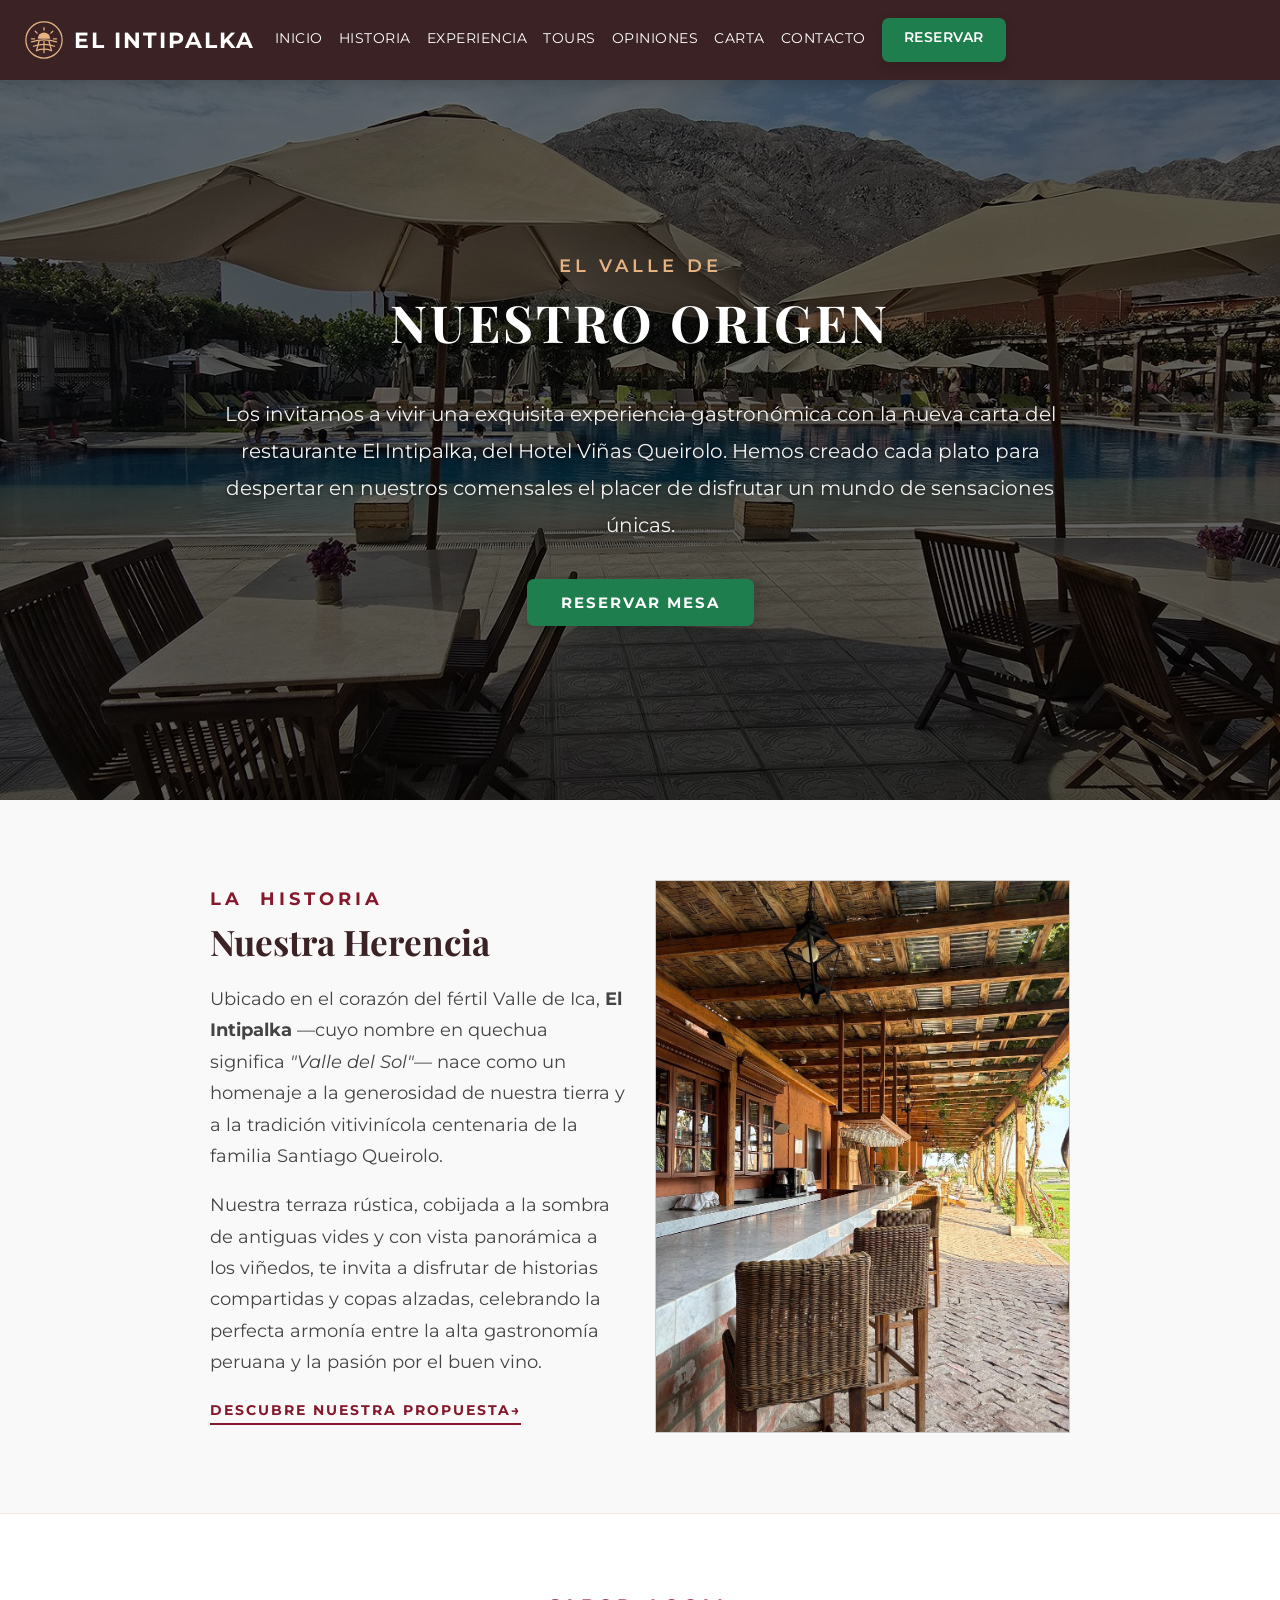
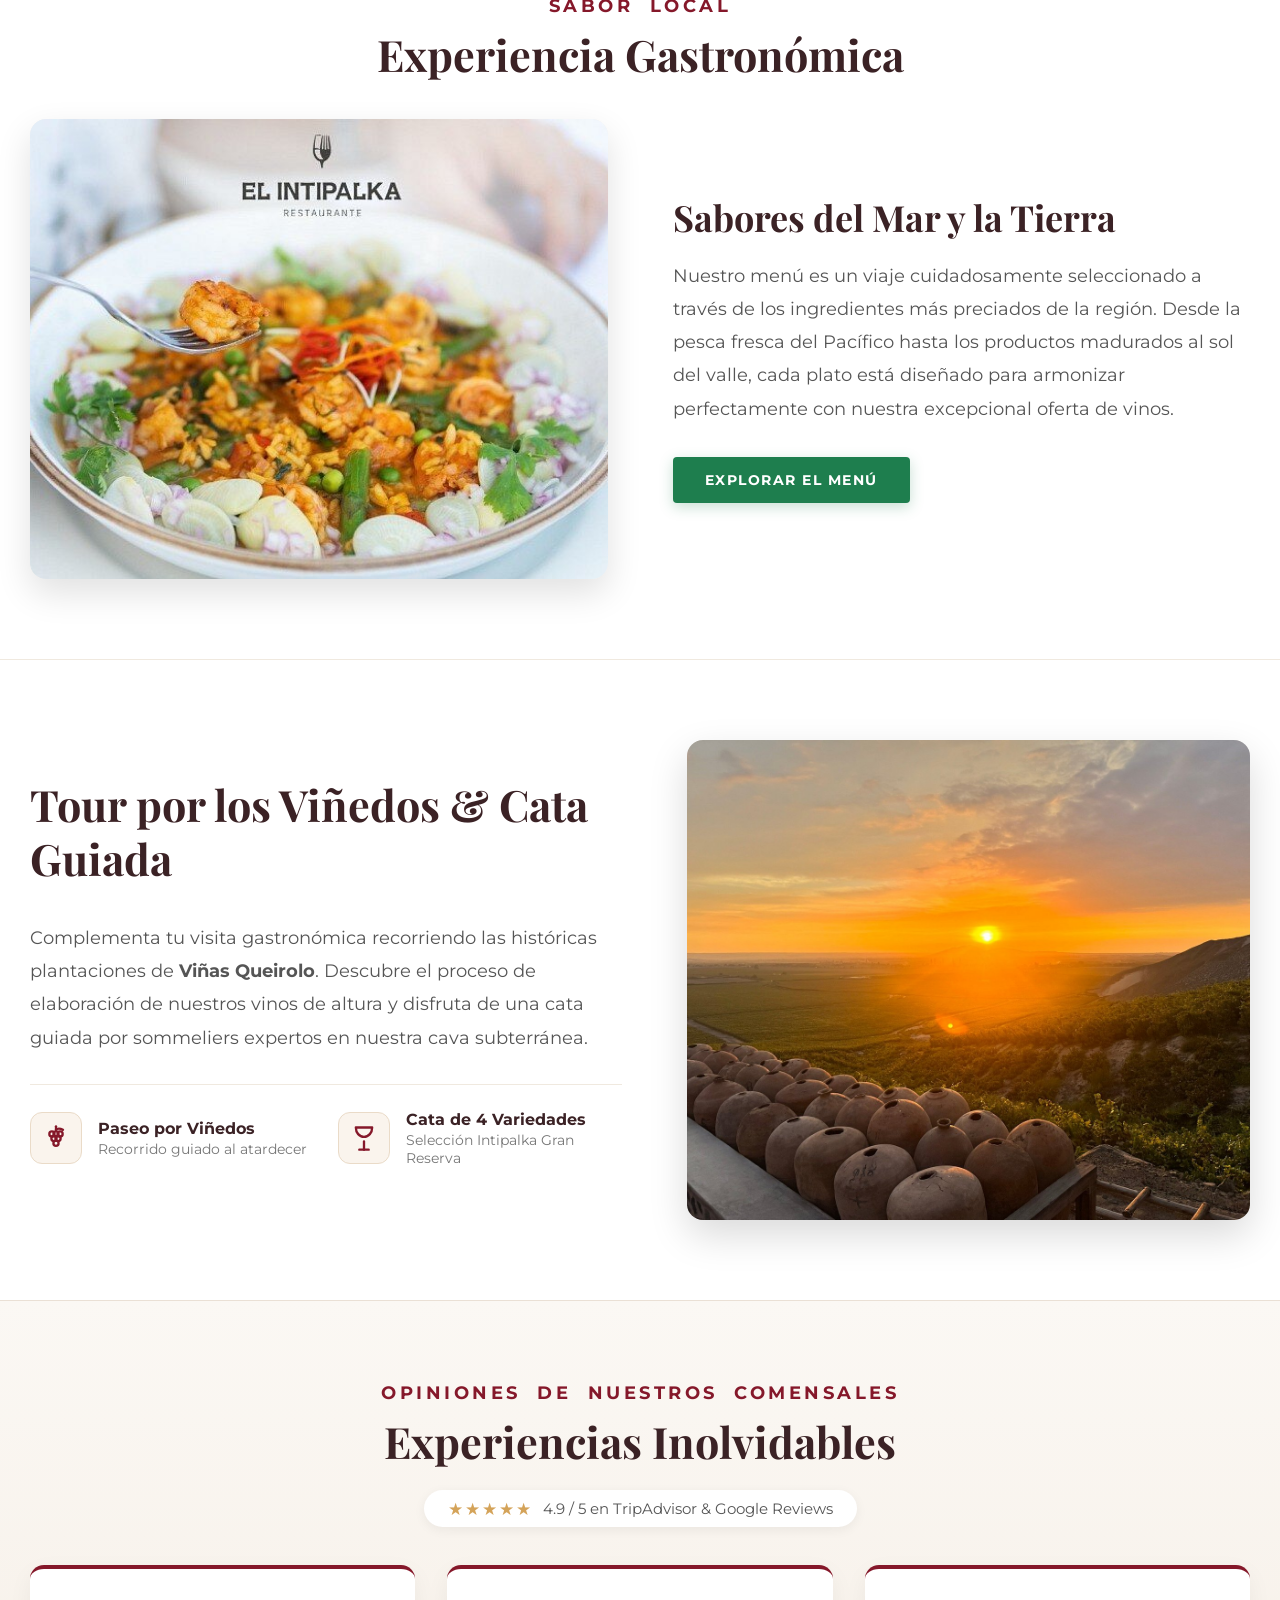
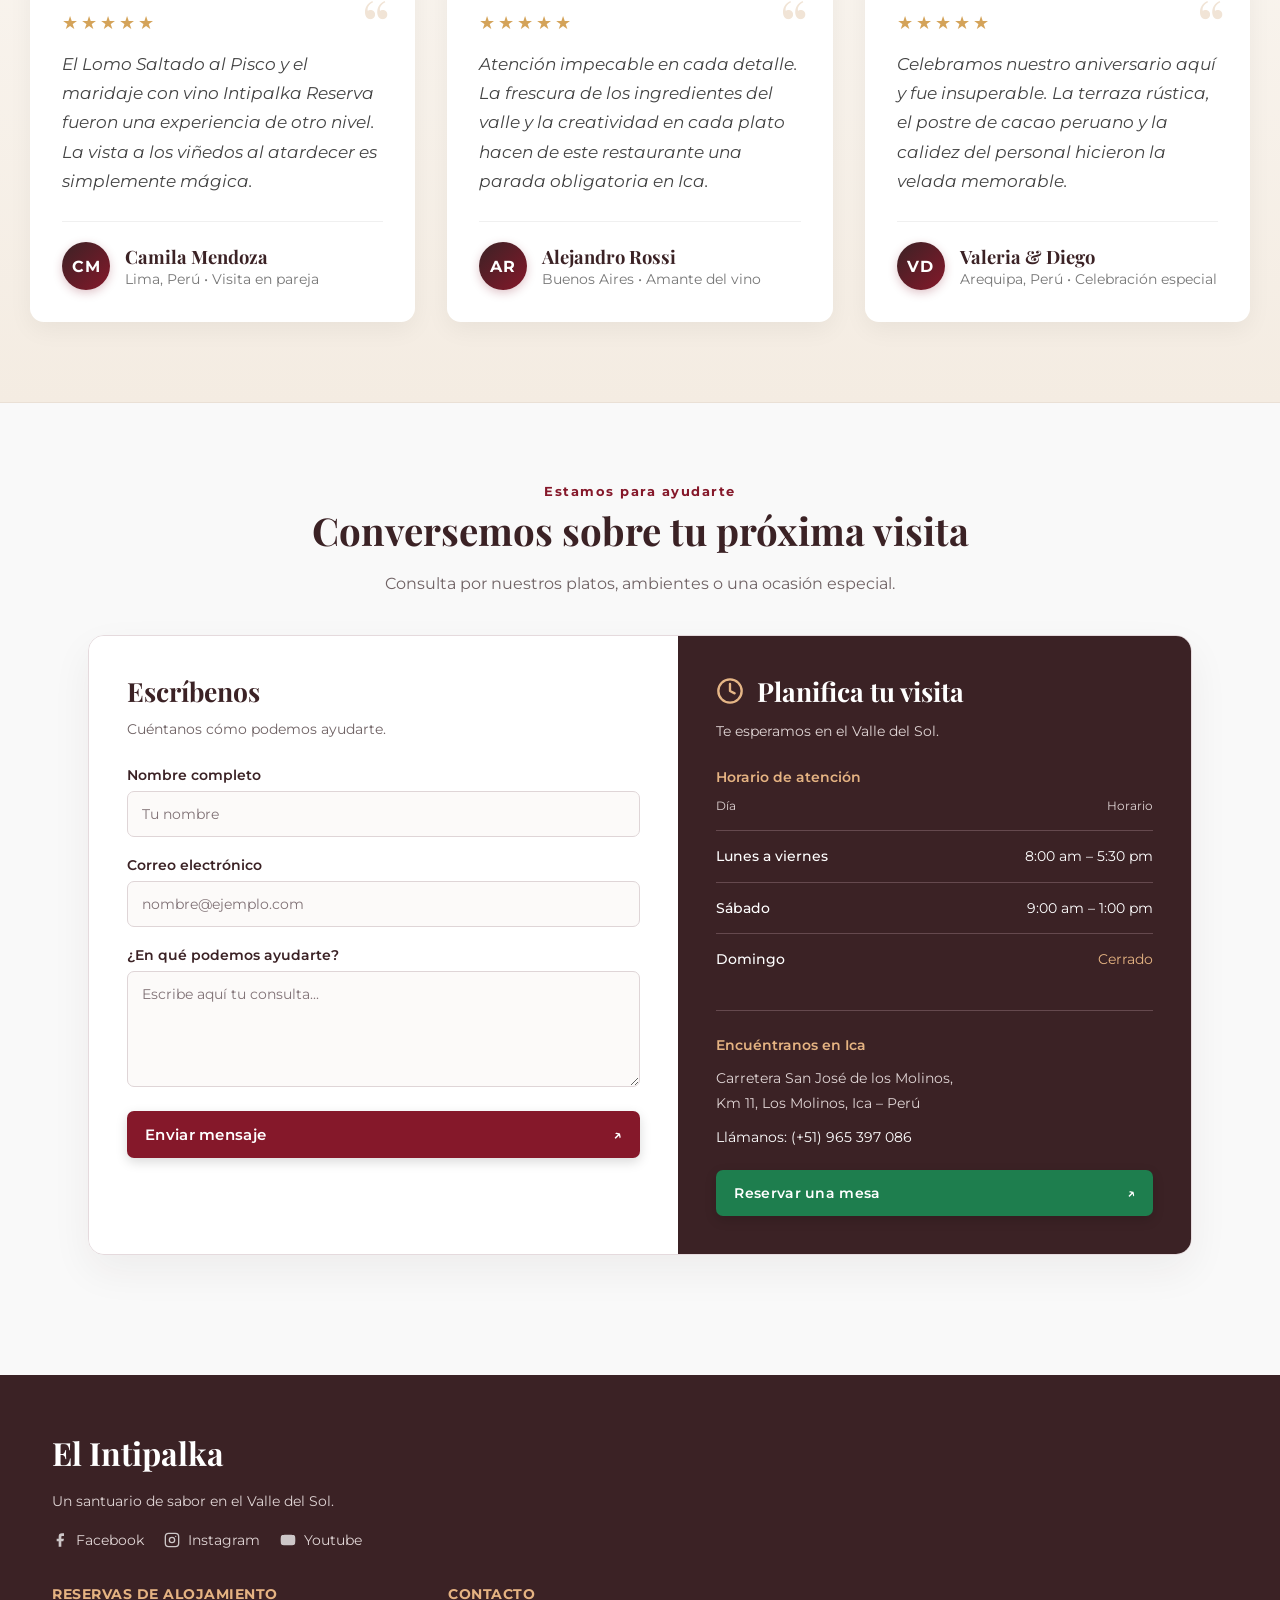
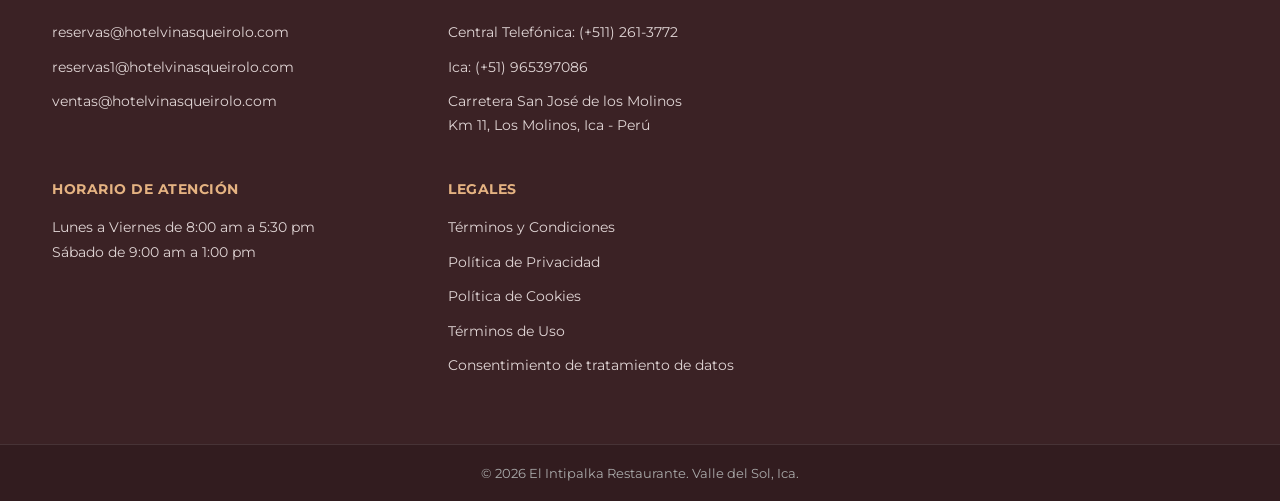
<file: index.html>
<!DOCTYPE html>
<html lang="es">

<head>
    <meta charset="UTF-8">
    <meta name="viewport" content="width=device-width, initial-scale=1.0">
    <title>El Intipalka</title>

    <!-- Importación de las familias tipográficas Playfair Display y Montserrat -->
    <link
        href="https://fonts.googleapis.com/css2?family=Playfair+Display:ital,wght@0,400..900;1,400..900&family=Montserrat:ital,wght@0,100..900;1,100..900&display=swap"
        rel="stylesheet">

    <!-- Estilos CSS: Base Global (styles.css) y Estilos Específicos de Inicio -->
    <link rel="stylesheet" href="css/styles.css">
    <link rel="stylesheet" href="css/index.css">
    <link rel="stylesheet" href="css/contacto.css">
    <script src="js/validacion.js" defer></script>
</head>

<body>
    <!-- Navbar / Encabezado principal -->
    <header class="navbar">
        <a href="index.html" class="logo" aria-label="El Intipalka, inicio">
            <img src="assets/icons/logo-intipalka.svg" alt="" class="logo-symbol" width="40" height="40">
            <span>EL INTIPALKA</span>
        </a>

        <!-- Botón Hamburguesa para vista móvil/tablet -->
        <input type="checkbox" id="nav-toggle" class="nav-toggle" aria-label="Abrir menú de navegación">
        <label for="nav-toggle" class="nav-toggle-label">
            <span></span>
            <span></span>
            <span></span>
        </label>

        <nav class="nav-links">
            <a href="#inicio">INICIO</a>
            <a href="#historia">HISTORIA</a>
            <a href="#nosotros">EXPERIENCIA</a>
            <a href="#tours">TOURS</a>
            <a href="#testimonios">OPINIONES</a>
            <a href="menu.html">CARTA</a>
            <a href="#contacto">CONTACTO</a>
            <a href="reserva.html" class="btn btn-nav-mobile btn-reserve">RESERVAR</a>
        </nav>
    </header>

    <!-- Sección Hero (Fondo con logo y título principal) -->
    <main class="hero" id="inicio">

        <!--contenedor del contenido central-->
        <div class="hero-content">
            <div class="subtitle">EL VALLE DE</div>
            <h1 class="title">NUESTRO ORIGEN</h1>
            <p class="description">
                Los invitamos a vivir una exquisita experiencia gastronómica con la nueva carta del restaurante El
                Intipalka, del Hotel Viñas Queirolo. Hemos creado cada plato para despertar en nuestros comensales
                el placer de disfrutar un mundo de sensaciones únicas.
            </p>
            <a href="reserva.html" class="btn btn-gold btn-reserve">RESERVAR MESA</a>
        </div>
    </main>

    <!-- Sección de Historia (con Id) -->
    <section class="history-section" id="historia">
        <!--contenedor interno de la historia-->
        <div class="history-content">

            <!--bloque que agrupa los textos-->
            <div class="history-text">
                <span class="section-subtitle">LA HISTORIA</span>
                <h2 class="section-title">Nuestra Herencia</h2>
                <p>
                    Ubicado en el corazón del fértil Valle de Ica, <strong>El Intipalka</strong> —cuyo nombre en quechua
                    significa <em>"Valle del Sol"</em>— nace como un homenaje a la generosidad de nuestra tierra y a la
                    tradición vitivinícola centenaria de la familia Santiago Queirolo.
                </p>
                <p>
                    Nuestra terraza rústica, cobijada a la sombra de antiguas vides y con vista panorámica a los
                    viñedos, te invita a disfrutar de historias compartidas y copas alzadas, celebrando la perfecta
                    armonía entre la alta gastronomía peruana y la pasión por el buen vino.
                </p>
                <a href="menu.html" class="link-discover">DESCUBRE NUESTRA PROPUESTA</a>
            </div>
            <div class="history-image-wrapper">
                <div class="image-backdrop"></div> <!--elemento decorativo dla img-->
                <img src="assets/images/Intapalka.jpg" alt="Nuestra Herencia Terrace" class="history-image">
            </div>
        </div>
    </section>

    <!-- Sección de Experiencia Gastronómica (Platos y Menú) -->
    <section class="gastronomy-section" id="nosotros">
        <div class="gastronomy-header"> <!--contenedor del encabezado d la seccioón-->
            <span class="section-subtitle">SABOR LOCAL</span>
            <h2 class="section-title">Experiencia Gastronómica</h2>
        </div> <!--TUBILLA-->

        <div class="gastronomy-content">
            <div class="gastronomy-image-container">
                <img src="assets/images/comida_1.jpg" alt="Plato Gourmet del Mar y la Tierra" class="gastronomy-image">
            </div>
            <div class="gastronomy-text">
                <h3 class="gastronomy-title">Sabores del Mar y la Tierra</h3>
                <p>Nuestro menú es un viaje cuidadosamente seleccionado a través de los ingredientes más preciados de la
                    región. Desde la pesca fresca del Pacífico hasta los productos madurados al sol del valle, cada
                    plato está diseñado para armonizar perfectamente con nuestra excepcional oferta de vinos.</p>
                <a href="menu.html" class="btn btn-outline">EXPLORAR EL MENÚ</a>

            </div>
        </div>
    </section>

    <!-- Sección Tour & Cata de Vinos -->
    <section class="wine-tour-section" id="tours">
        <div class="wine-tour-container">

            <!-- Bloque de contenido -->
            <div class="wine-tour-content">
                <h2 class="wine-tour-title">Tour por los Viñedos & Cata Guiada</h2>
                <p class="wine-tour-desc">
                    Complementa tu visita gastronómica recorriendo las históricas plantaciones de
                    <strong>Viñas Queirolo</strong>. Descubre el proceso de elaboración de nuestros vinos de altura
                    y disfruta de una cata guiada por sommeliers expertos en nuestra cava subterránea.
                </p>

                <div class="wine-tour-highlights">
                    <div class="highlight-item">
                        <div class="highlight-icon-box">
                            <img src="assets/icons/uva.svg" alt="Paseo por Viñedos" class="tour-icon">
                        </div>
                        <div>
                            <strong>Paseo por Viñedos</strong>
                            <p>Recorrido guiado al atardecer</p>
                        </div>
                    </div>
                    <div class="highlight-item">
                        <div class="highlight-icon-box">
                            <img src="assets/icons/copa.svg" alt="Cata de 4 Variedades" class="tour-icon">
                        </div>
                        <div>
                            <strong>Cata de 4 Variedades</strong>
                            <p>Selección Intipalka Gran Reserva</p>
                        </div>
                    </div>
                </div>


            </div>

            <!-- Imagen panorámica de las bodegas / barricas -->
            <div class="wine-tour-image-box">
                <img src="assets/images/bodegass.jpg" alt="Cava de Vinos y Barricas Intipalka">
            </div>

        </div>
    </section>

    <!-- Sección de Testimonios y Reseñas de Clientes -->
    <section class="testimonials-section" id="testimonios">
        <div class="testimonials-header">
            <span class="section-subtitle">OPINIONES DE NUESTROS COMENSALES</span>
            <h2 class="section-title">Experiencias Inolvidables</h2>
            <div class="overall-rating">
                <span class="stars">★★★★★</span>
                <span class="rating-text">4.9 / 5 en TripAdvisor & Google Reviews</span>
            </div>
        </div>

        <div class="testimonials-grid">
            <!-- Testimonio 1 -->
            <div class="testimonial-card">
                <div class="card-quote-mark">“</div>
                <div class="testimonial-stars">★★★★★</div>
                <p class="testimonial-text">
                    El Lomo Saltado al Pisco y el maridaje con vino Intipalka Reserva fueron una experiencia de otro
                    nivel. La vista a los viñedos al atardecer es simplemente mágica.
                </p>
                <div class="testimonial-author">
                    <div class="author-avatar">CM</div>
                    <div class="author-info">
                        <h4>Camila Mendoza</h4>
                        <span>Lima, Perú • Visita en pareja</span>
                    </div>
                </div>
            </div>

            <!-- Testimonio 2 -->
            <div class="testimonial-card">
                <div class="card-quote-mark">“</div>
                <div class="testimonial-stars">★★★★★</div>
                <p class="testimonial-text">
                    Atención impecable en cada detalle. La frescura de los ingredientes del valle y la creatividad en
                    cada plato hacen de este restaurante una parada obligatoria en Ica.
                </p>
                <div class="testimonial-author">
                    <div class="author-avatar">AR</div>
                    <div class="author-info">
                        <h4>Alejandro Rossi</h4>
                        <span>Buenos Aires • Amante del vino</span>
                    </div>
                </div>
            </div>

            <!-- Testimonio 3 -->
            <div class="testimonial-card">
                <div class="card-quote-mark">“</div>
                <div class="testimonial-stars">★★★★★</div>
                <p class="testimonial-text">
                    Celebramos nuestro aniversario aquí y fue insuperable. La terraza rústica, el postre de cacao
                    peruano y la calidez del personal hicieron la velada memorable.
                </p>
                <div class="testimonial-author">
                    <div class="author-avatar">VD</div>
                    <div class="author-info">
                        <h4>Valeria & Diego</h4>
                        <span>Arequipa, Perú • Celebración especial</span>
                    </div>
                </div>
            </div>
        </div>
    </section>

    <!-- Sección de Contacto -->
    <section class="contact-section" id="contacto" aria-labelledby="contact-title">
        <div class="contact-header">
            <span class="section-subtitle">Estamos para ayudarte</span>
            <h2 class="section-title" id="contact-title">Conversemos sobre tu próxima visita</h2>
            <p>Consulta por nuestros platos, ambientes o una ocasión especial.</p>
        </div>
        <div class="contact-content">
            <div class="contact-form-container">
                <h3>Escríbenos</h3>
                <p class="contact-intro">Cuéntanos cómo podemos ayudarte.</p>
                <form class="contact-form">
                    <div class="form-group">
                        <label for="name">Nombre completo</label>
                        <input type="text" id="name" name="name" placeholder="Tu nombre" autocomplete="name" required>
                    </div>
                    <div class="form-group">
                        <label for="email">Correo electrónico</label>
                        <input type="email" id="email" name="email" placeholder="nombre@ejemplo.com"
                            autocomplete="email" required>
                    </div>
                    <div class="form-group">
                        <label for="message">¿En qué podemos ayudarte?</label>
                        <textarea id="message" name="message" rows="4" placeholder="Escribe aquí tu consulta..."
                            required></textarea>
                    </div>
                    <button type="submit" class="btn btn-dark">Enviar mensaje <span aria-hidden="true">↗</span></button>
                </form>
            </div>
            <div class="contact-schedule-container">
                <div class="contact-schedule-heading">
                    <img src="assets/icons/reloj.svg" alt="" width="28" height="28">
                    <h3>Planifica tu visita</h3>
                </div>
                <p class="contact-schedule-intro">Te esperamos en el Valle del Sol.</p>
                <table class="schedule-table">
                    <caption>Horario de atención</caption>
                    <thead>
                        <tr>
                            <th scope="col">Día</th>
                            <th scope="col">Horario</th>
                        </tr>
                    </thead>
                    <tbody>
                        <tr>
                            <th scope="row">Lunes a viernes</th>
                            <td>8:00 am – 5:30 pm</td>
                        </tr>
                        <tr>
                            <th scope="row">Sábado</th>
                            <td>9:00 am – 1:00 pm</td>
                        </tr>
                        <tr>
                            <th scope="row">Domingo</th>
                            <td><span class="contact-closed">Cerrado</span></td>
                        </tr>
                    </tbody>
                </table>
                <div class="contact-location">
                    <span>Encuéntranos en Ica</span>
                    <p>Carretera San José de los Molinos,<br>Km 11, Los Molinos, Ica – Perú</p>
                    <a href="tel:+51965397086">Llámanos: (+51) 965 397 086</a>
                </div>
                <a href="reserva.html" class="btn btn-reserve contact-reserve-link">Reservar una mesa <span
                        aria-hidden="true">↗</span></a>
            </div>
        </div>
    </section>

    <!-- Pie de página (Footer) -->
    <footer class="footer" id="reservaciones">

        <!-- Fila superior: mapa a la izquierda, columnas a la derecha -->
        <div class="footer-main">

            <!-- Mapa a la izquierda -->
            <div class="footer-map">
                <iframe
                    src="https://www.google.com/maps/embed?pb=!1m18!1m12!1m3!1d2302.0963844862054!2d-75.69175326028328!3d-13.97947458897288!2m3!1f0!2f0!3f0!3m2!1i1024!2i768!4f13.1!3m3!1m2!1s0x91110310f722e9ad%3A0xf718f4f2321a611c!2sEl%20Intipalka%20Restaurante!5e0!3m2!1ses-419!2spe!4v1791850568060!5m2!1ses-419!2spe"
                    width="400" height="300" style="border:0;" allowfullscreen="" loading="lazy"
                    referrerpolicy="strict-origin-when-cross-origin"></iframe>
            </div>

            <!-- Columnas de info a la derecha -->
            <div class="footer-content">
                <div class="footer-col">
                    <div class="footer-brand">
                        <h2 class="footer-logo">El Intipalka</h2>
                        <p>Un santuario de sabor en el Valle del Sol.</p>
                    </div>
                    <div class="footer-social">
                        <a href="#"><img src="assets/icons/facebook.svg" alt="Facebook" class="social-icon">
                            Facebook</a>
                        <a href="#"><img src="assets/icons/instagram.svg" alt="Instagram" class="social-icon">
                            Instagram</a>
                        <a href="#"><img src="assets/icons/youtube.svg" alt="Youtube" class="social-icon"> Youtube</a>
                    </div>
                </div>

                <div class="footer-col">
                    <h3 class="footer-heading">RESERVAS DE ALOJAMIENTO</h3>
                    <ul class="footer-list">
                        <li><a href="mailto:reservas@hotelvinasqueirolo.com">reservas@hotelvinasqueirolo.com</a></li>
                        <li><a href="mailto:reservas1@hotelvinasqueirolo.com">reservas1@hotelvinasqueirolo.com</a></li>
                        <li><a href="mailto:ventas@hotelvinasqueirolo.com">ventas@hotelvinasqueirolo.com</a></li>
                    </ul>
                </div>

                <div class="footer-col">
                    <h3 class="footer-heading">CONTACTO</h3>
                    <ul class="footer-list">
                        <li>Central Telefónica: (+511) 261-3772</li>
                        <li>Ica: (+51) 965397086</li>
                        <li>Carretera San José de los Molinos<br>Km 11, Los Molinos, Ica - Perú</li>
                    </ul>
                </div>

                <div class="footer-col">
                    <h3 class="footer-heading">HORARIO DE ATENCIÓN</h3>
                    <p class="footer-text">
                        Lunes a Viernes de 8:00 am a 5:30 pm<br>
                        Sábado de 9:00 am a 1:00 pm
                    </p>
                </div>

                <div class="footer-col">
                    <h3 class="footer-heading">LEGALES</h3>
                    <ul class="footer-list">
                        <li><a href="#">Términos y Condiciones</a></li>
                        <li><a href="#">Política de Privacidad</a></li>
                        <li><a href="#">Política de Cookies</a></li>
                        <li><a href="#">Términos de Uso</a></li>
                        <li><a href="#">Consentimiento de tratamiento de datos</a></li>
                    </ul>
                </div>
            </div>

        </div>

        <div class="footer-copyright">
            <p>&copy; 2026 El Intipalka Restaurante. Valle del Sol, Ica.</p>
        </div>
    </footer>

    <!-- Script para cerrar el menú móvil al hacer clic en un enlace -->
    <script>
        document.addEventListener('DOMContentLoaded', function () {
            const navToggle = document.getElementById('nav-toggle');
            const navLinks = document.querySelectorAll('.nav-links a');
            if (navToggle) {
                navLinks.forEach(link => {
                    link.addEventListener('click', () => {
                        navToggle.checked = false;
                    });
                });
            }
        });
    </script>
</body>

</html>
</file>
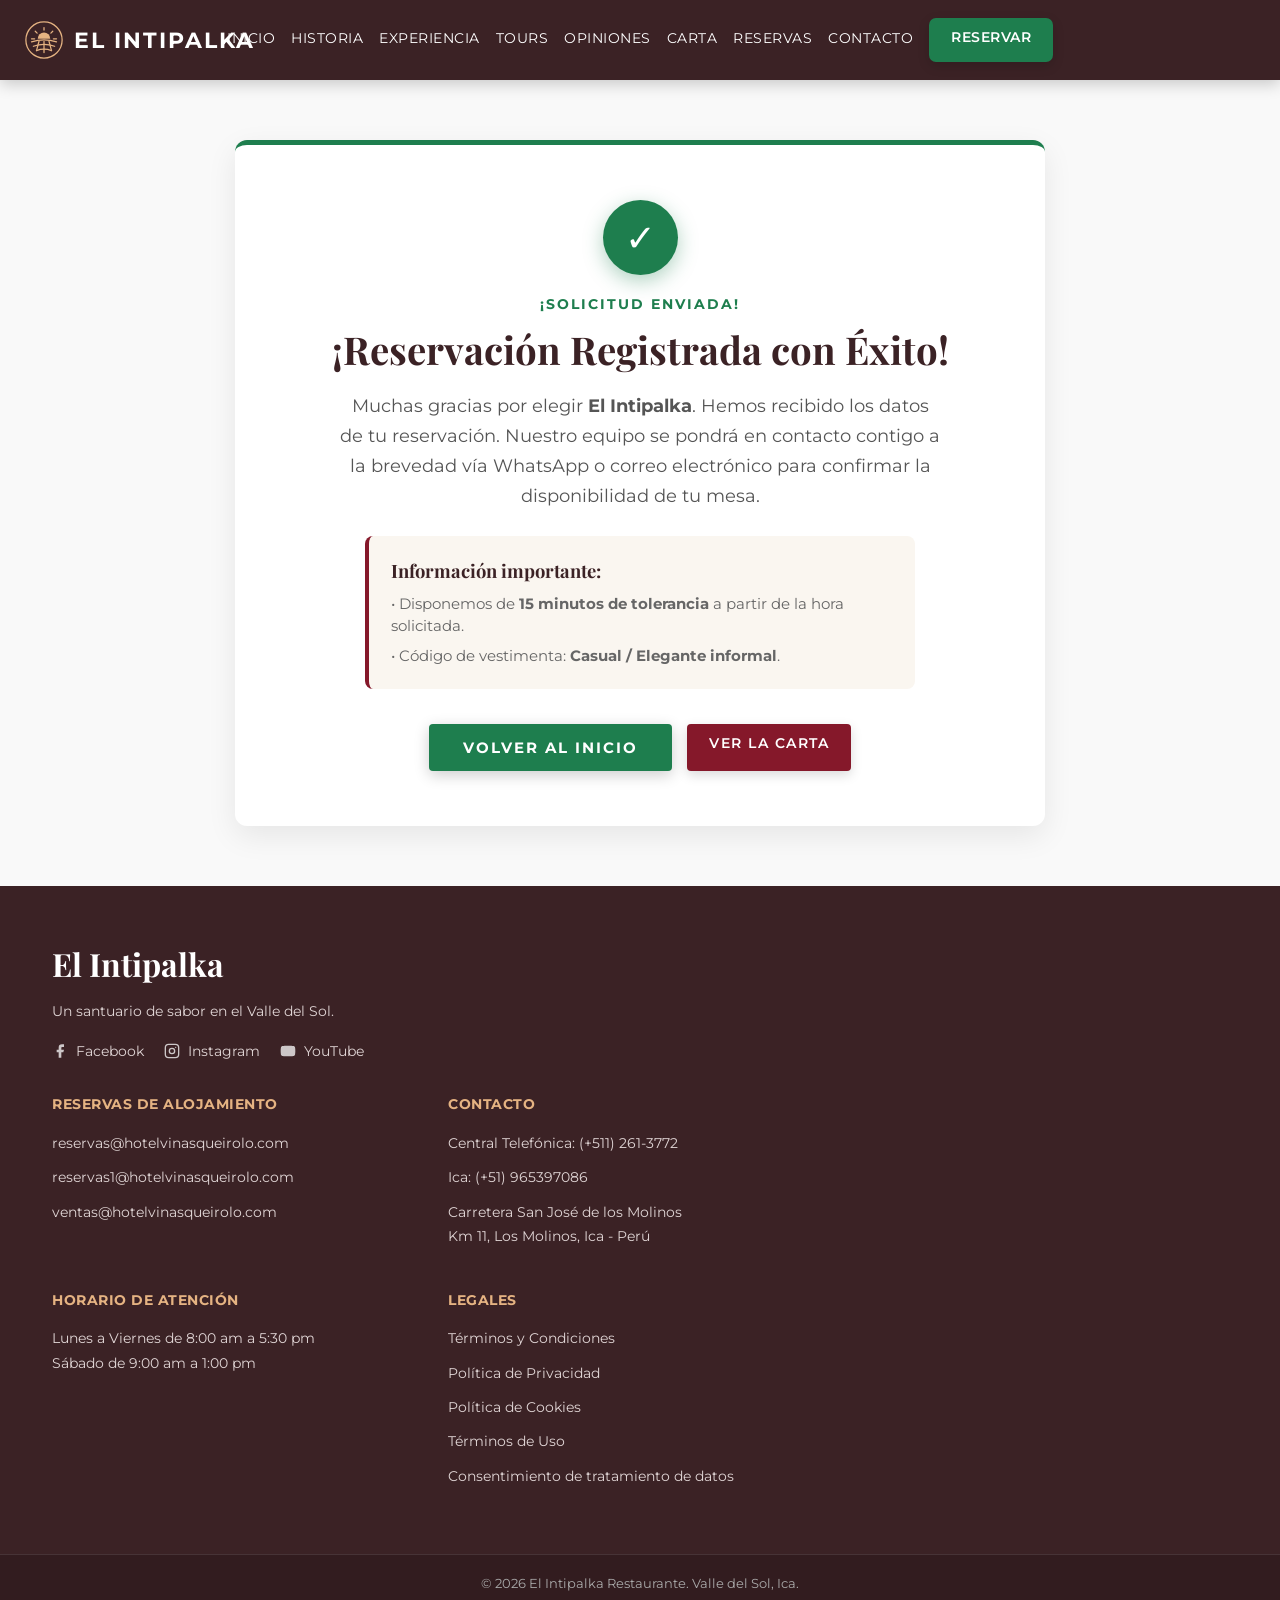
<file: confirmacion.html>
<!DOCTYPE html>
<html lang="es">

<head>
    <meta charset="UTF-8">
    <meta name="viewport" content="width=device-width, initial-scale=1.0">
    <title>Reserva Confirmada - El Intipalka</title>

    <!-- Importación de Google Fonts -->
    <link
        href="https://fonts.googleapis.com/css2?family=Playfair+Display:ital,wght@0,400..900;1,400..900&family=Montserrat:ital,wght@0,100..900;1,100..900&display=swap"
        rel="stylesheet">
    <!-- Estilos CSS: Base Global (styles.css) y Estilos Específicos de Confirmación -->
    <link rel="stylesheet" href="css/styles.css">
    <link rel="stylesheet" href="css/confirmacion.css">
</head>

<body>

    <!-- Barra de Navegación -->
    <header class="navbar">
        <a href="index.html" class="logo" aria-label="El Intipalka, inicio">
            <img src="assets/icons/logo-intipalka.svg" alt="" class="logo-symbol" width="40" height="40">
            <span>EL INTIPALKA</span>
        </a>

        <!-- Botón Hamburguesa para vista móvil/tablet -->
        <input type="checkbox" id="nav-toggle" class="nav-toggle" aria-label="Abrir menú de navegación">
        <label for="nav-toggle" class="nav-toggle-label">
            <span></span>
            <span></span>
            <span></span>
        </label>

        <nav class="nav-links">
            <a href="index.html#inicio">INICIO</a>
            <a href="index.html#historia">HISTORIA</a>
            <a href="index.html#nosotros">EXPERIENCIA</a>
            <a href="index.html#tours">TOURS</a>
            <a href="index.html#testimonios">OPINIONES</a>
            <a href="menu.html">CARTA</a>
            <a href="reserva.html">RESERVAS</a>
            <a href="index.html#contacto">CONTACTO</a>
            <a href="reserva.html" class="btn btn-nav-mobile btn-reserve">RESERVAR</a>
        </nav>
    </header>

    <!-- Contenedor Principal de Confirmación -->
    <main class="confirmation-container">
        <div class="confirmation-card">

            <div class="confirmation-icon">✓</div>

            <span class="confirmation-subtitle">¡SOLICITUD ENVIADA!</span>
            <h1 class="confirmation-title">¡Reservación Registrada con Éxito!</h1>

            <p class="confirmation-text">
                Muchas gracias por elegir <strong>El Intipalka</strong>. Hemos recibido los datos de tu reservación.
                Nuestro equipo se pondrá en contacto contigo a la brevedad vía WhatsApp o correo electrónico para
                confirmar la disponibilidad de tu mesa.
            </p>

            <div class="confirmation-info-box">
                <h4>Información importante:</h4>
                <p>• Disponemos de <strong>15 minutos de tolerancia</strong> a partir de la hora solicitada.</p>
                <p>• Código de vestimenta: <strong>Casual / Elegante informal</strong>.</p>
            </div>

            <div class="confirmation-buttons">
                <a href="index.html" class="btn btn-gold">VOLVER AL INICIO</a>
                <a href="menu.html" class="btn btn-menu-alt">VER LA CARTA</a>
            </div>

        </div>
    </main>

    <!-- Pie de página (Footer) -->
    <footer class="footer" id="reservaciones">
        <div class="footer-main">

            <!-- Mapa a la izquierda -->
            <div class="footer-map">
                <iframe
                    src="https://www.google.com/maps/embed?pb=!1m18!1m12!1m3!1d2302.0963844862054!2d-75.69175326028328!3d-13.97947458897288!2m3!1f0!2f0!3f0!3m2!1i1024!2i768!4f13.1!3m3!1m2!1s0x91110310f722e9ad%3A0xf718f4f2321a611c!2sEl%20Intipalka%20Restaurante!5e0!3m2!1ses-419!2spe!4v1791850568060!5m2!1ses-419!2spe"
                    width="400" height="300" style="border:0;" allowfullscreen="" loading="lazy"
                    referrerpolicy="strict-origin-when-cross-origin"></iframe>
            </div>

            <!-- Columnas de info a la derecha -->
            <div class="footer-content">
                <div class="footer-col">
                    <div class="footer-brand">
                        <h2 class="footer-logo">El Intipalka</h2>
                        <p>Un santuario de sabor en el Valle del Sol.</p>
                    </div>
                    <div class="footer-social">
                        <a href="#"><img src="assets/icons/facebook.svg" alt="Facebook" class="social-icon">
                            Facebook</a>
                        <a href="#"><img src="assets/icons/instagram.svg" alt="Instagram" class="social-icon">
                            Instagram</a>
                        <a href="#"><img src="assets/icons/youtube.svg" alt="YouTube" class="social-icon"> YouTube</a>
                    </div>
                </div>

                <div class="footer-col">
                    <h3 class="footer-heading">RESERVAS DE ALOJAMIENTO</h3>
                    <ul class="footer-list">
                        <li><a href="mailto:reservas@hotelvinasqueirolo.com">reservas@hotelvinasqueirolo.com</a></li>
                        <li><a href="mailto:reservas1@hotelvinasqueirolo.com">reservas1@hotelvinasqueirolo.com</a></li>
                        <li><a href="mailto:ventas@hotelvinasqueirolo.com">ventas@hotelvinasqueirolo.com</a></li>
                    </ul>
                </div>

                <div class="footer-col">
                    <h3 class="footer-heading">CONTACTO</h3>
                    <ul class="footer-list">
                        <li>Central Telefónica: (+511) 261-3772</li>
                        <li>Ica: (+51) 965397086</li>
                        <li>Carretera San José de los Molinos<br>Km 11, Los Molinos, Ica - Perú</li>
                    </ul>
                </div>

                <div class="footer-col">
                    <h3 class="footer-heading">HORARIO DE ATENCIÓN</h3>
                    <p class="footer-text">
                        Lunes a Viernes de 8:00 am a 5:30 pm<br>
                        Sábado de 9:00 am a 1:00 pm
                    </p>
                </div>

                <div class="footer-col">
                    <h3 class="footer-heading">LEGALES</h3>
                    <ul class="footer-list">
                        <li><a href="#">Términos y Condiciones</a></li>
                        <li><a href="#">Política de Privacidad</a></li>
                        <li><a href="#">Política de Cookies</a></li>
                        <li><a href="#">Términos de Uso</a></li>
                        <li><a href="#">Consentimiento de tratamiento de datos</a></li>
                    </ul>
                </div>
            </div>

        </div>

        <div class="footer-copyright">
            <p>&copy; 2026 El Intipalka Restaurante. Valle del Sol, Ica.</p>
        </div>
    </footer>

    <!-- Script para cerrar el menú móvil al hacer clic en un enlace -->
    <script>
        document.addEventListener('DOMContentLoaded', function () {
            const navToggle = document.getElementById('nav-toggle');
            const navLinks = document.querySelectorAll('.nav-links a');
            if (navToggle) {
                navLinks.forEach(link => {
                    link.addEventListener('click', () => {
                        navToggle.checked = false;
                    });
                });
            }
        });
    </script>
</body>

</html>
</file>
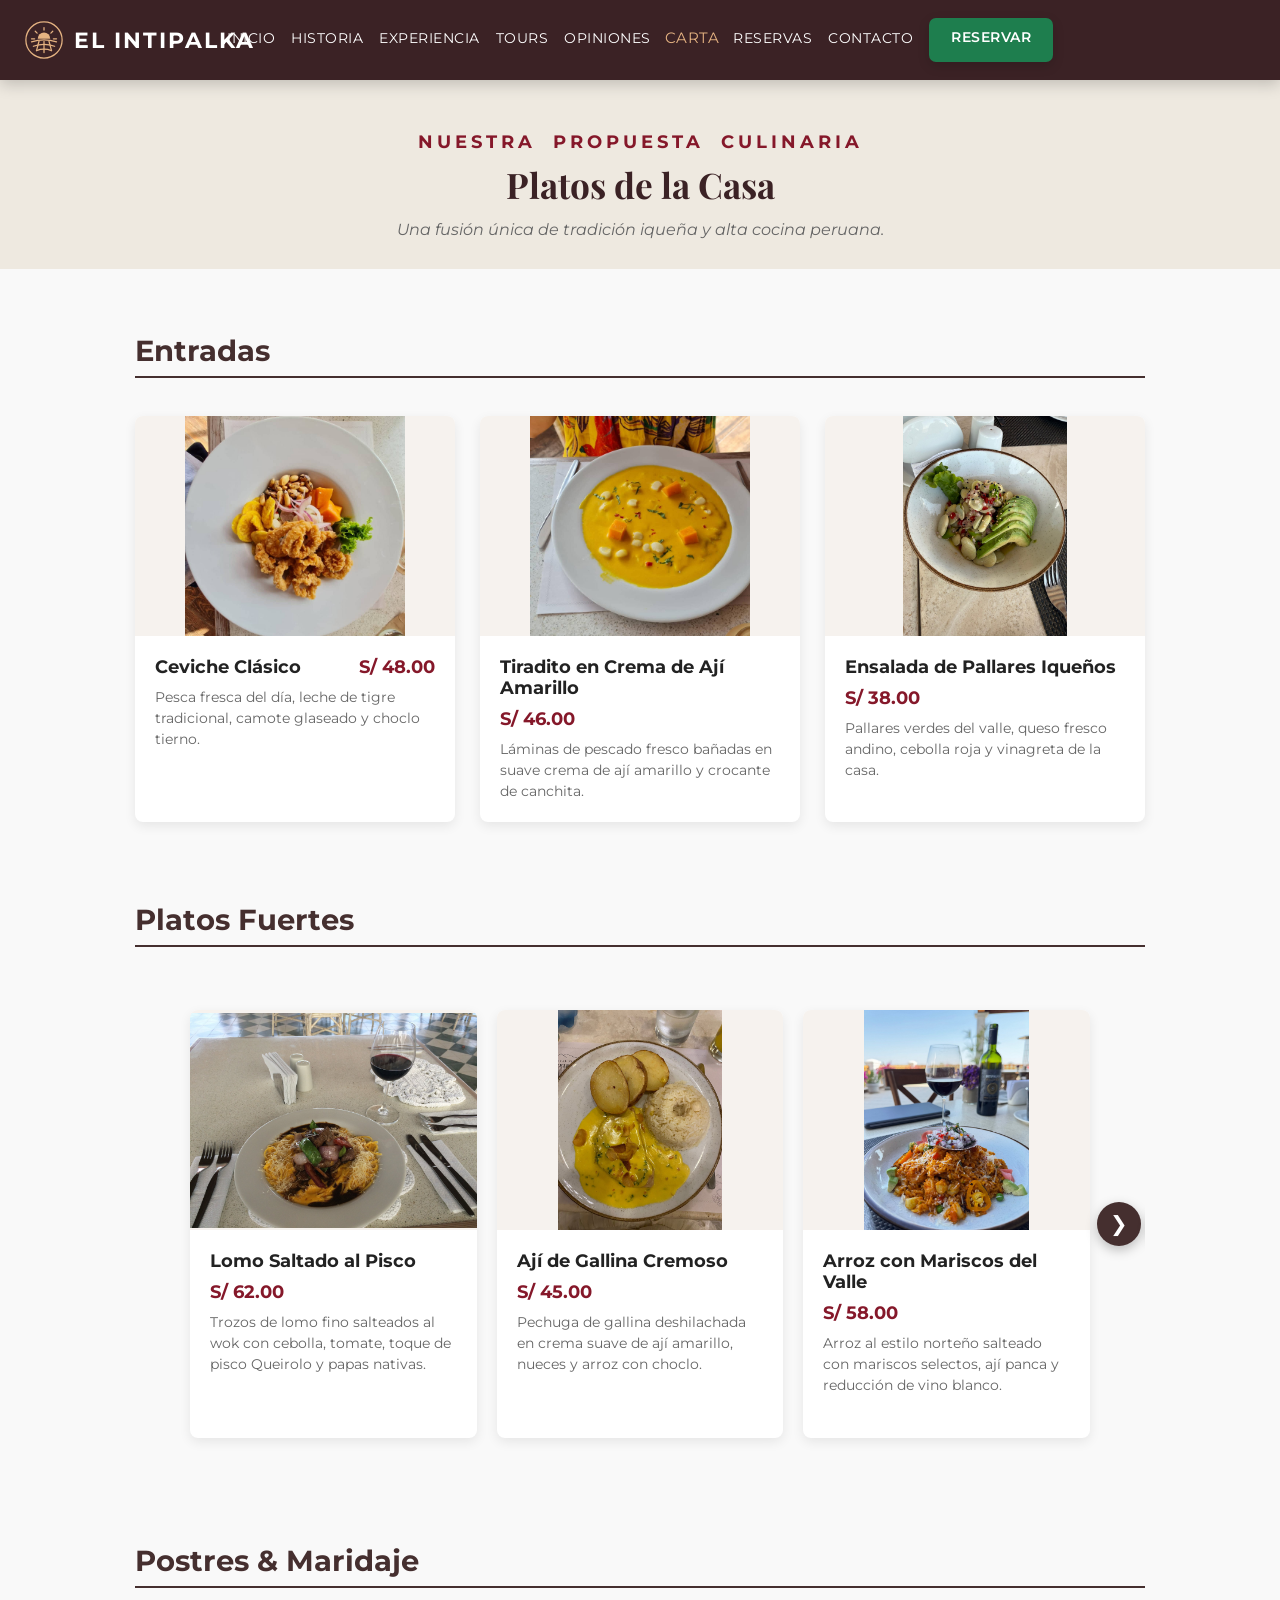
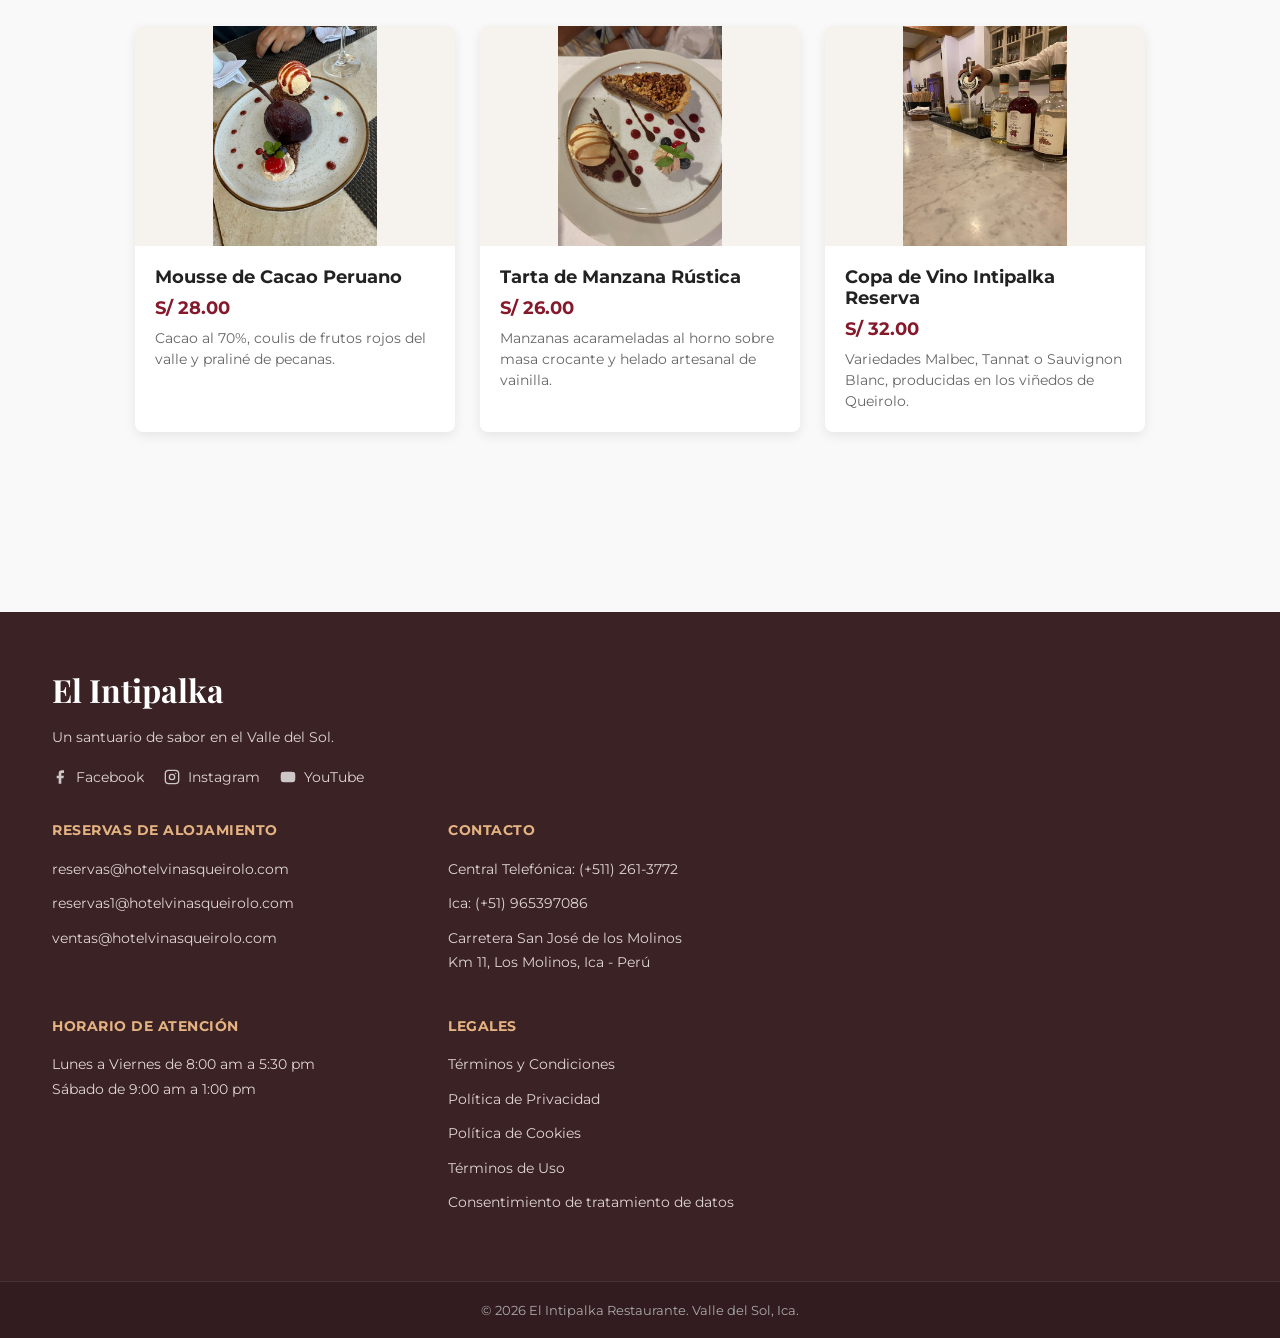
<file: menu.html>
<!DOCTYPE html>
<html lang="es">

<head>
    <meta charset="UTF-8">
    <meta name="viewport" content="width=device-width, initial-scale=1.0">
    <title>Carta y Menú - El Intipalka</title>

    <!-- Fuente de Google -->
    <link
        href="https://fonts.googleapis.com/css2?family=Playfair+Display:ital,wght@0,400..900;1,400..900&family=Montserrat:ital,wght@0,100..900;1,100..900&display=swap"
        rel="stylesheet">

    <!-- Estilos CSS: Base Global (styles.css) y Estilos Específicos de la Carta / Menú -->
    <link rel="stylesheet" href="css/styles.css">
    <link rel="stylesheet" href="css/menu.css">
    <script src="js/carrusel.js" defer></script>
</head>

<body>

    <!-- Barra de Navegación -->
    <header class="navbar">
        <a href="index.html" class="logo" aria-label="El Intipalka, inicio">
            <img src="assets/icons/logo-intipalka.svg" alt="" class="logo-symbol" width="40" height="40">
            <span>EL INTIPALKA</span>
        </a>

        <!-- Botón Hamburguesa para vista móvil/tablet -->
        <input type="checkbox" id="nav-toggle" class="nav-toggle" aria-label="Abrir menú de navegación">
        <label for="nav-toggle" class="nav-toggle-label">
            <span></span>
            <span></span>
            <span></span>
        </label>

        <nav class="nav-links">
            <a href="index.html#inicio">INICIO</a>
            <a href="index.html#historia">HISTORIA</a>
            <a href="index.html#nosotros">EXPERIENCIA</a>
            <a href="index.html#tours">TOURS</a>
            <a href="index.html#testimonios">OPINIONES</a>
            <a href="menu.html" class="active">CARTA</a>
            <a href="reserva.html">RESERVAS</a>
            <a href="index.html#contacto">CONTACTO</a>
            <a href="reserva.html" class="btn btn-nav-mobile btn-reserve">RESERVAR</a>
        </nav>
    </header>

    <!-- Encabezado de la página de Menú -->
    <section class="menu-hero">
        <span class="section-subtitle"> <strong>NUESTRA PROPUESTA CULINARIA</strong></span>
        <h1 class="section-title">Platos de la Casa</h1>
        <p class="menu-hero-desc">Una fusión única de tradición iqueña y alta cocina peruana.</p>
    </section>

    <!-- Contenedor principal de la Carta -->
    <main class="menu-container">

        <!-- CATEGORÍA 1: ENTRADAS -->
        <div class="menu-category">
            <h2 class="category-title">Entradas</h2>
            <div class="menu-grid">

                <div class="dish-card">
                    <img src="assets/images/cevichee.jpg" alt="Ceviche Clásico">
                    <div class="dish-info">
                        <div class="dish-header">
                            <h3>Ceviche Clásico</h3>
                            <span class="price">S/ 48.00</span>
                        </div>
                        <p>Pesca fresca del día, leche de tigre tradicional, camote glaseado y choclo tierno.</p>
                    </div>
                </div>

                <div class="dish-card">
                    <img src="assets/images/tiradito.jpg" alt="Tiradito de Pescado">
                    <div class="dish-info">
                        <div class="dish-header">
                            <h3>Tiradito en Crema de Ají Amarillo</h3>
                            <span class="price">S/ 46.00</span>
                        </div>
                        <p>Láminas de pescado fresco bañadas en suave crema de ají amarillo y crocante de canchita.</p>
                    </div>
                </div>

                <div class="dish-card">
                    <img src="assets/images/ensalada-pallar.jpg" alt="Ensalada de Pallares">
                    <div class="dish-info">
                        <div class="dish-header">
                            <h3>Ensalada de Pallares Iqueños</h3>
                            <span class="price">S/ 38.00</span>
                        </div>
                        <p>Pallares verdes del valle, queso fresco andino, cebolla roja y vinagreta de la casa.</p>
                    </div>
                </div>

            </div>
        </div>

        <!-- CATEGORÍA 2: PLATOS FUERTES (CARRUSEL CON FLECHAS Y PÁGINAS) -->
        <div class="menu-category">
            <h2 class="category-title">Platos Fuertes</h2>

            <div class="carousel-container">

                <!-- Pista deslizable -->
                <div class="carousel-track" id="platos-track" tabindex="0" aria-label="Platos fuertes">

                    <!-- PÁGINA 1: Platos 1, 2 y 3 -->
                    <div class="carousel-page" id="platos-pag-1">
                        <div class="dish-card">
                            <img src="assets/images/lomo-saltado-en-salsa.jpg" alt="Lomo Saltado">
                            <div class="dish-info">
                                <div class="dish-header">
                                    <h3>Lomo Saltado al Pisco</h3>
                                    <span class="price">S/ 62.00</span>
                                </div>
                                <p>Trozos de lomo fino salteados al wok con cebolla, tomate, toque de pisco Queirolo y
                                    papas nativas.</p>
                            </div>
                        </div>

                        <div class="dish-card">
                            <img src="assets/images/aji-galllina.jpg" alt="Ají de Gallina">
                            <div class="dish-info">
                                <div class="dish-header">
                                    <h3>Ají de Gallina Cremoso</h3>
                                    <span class="price">S/ 45.00</span>
                                </div>
                                <p>Pechuga de gallina deshilachada en crema suave de ají amarillo, nueces y arroz con
                                    choclo.</p>
                            </div>
                        </div>

                        <div class="dish-card">
                            <img src="assets/images/arroz-mariscos.jpg" alt="Arroz con Mariscos">
                            <div class="dish-info">
                                <div class="dish-header">
                                    <h3>Arroz con Mariscos del Valle</h3>
                                    <span class="price">S/ 58.00</span>
                                </div>
                                <p>Arroz al estilo norteño salteado con mariscos selectos, ají panca y reducción de vino
                                    blanco.</p>
                            </div>
                        </div>

                        <!-- Flecha siguiente a página 2 -->
                        <a href="#platos-pag-2" class="carousel-arrow arrow-right"
                            title="Siguientes platos">&#10095;</a>
                    </div>

                    <!-- PÁGINA 2: Platos 4, 5 y 6 -->
                    <div class="carousel-page" id="platos-pag-2">
                        <!-- Flecha anterior a página 1 -->
                        <a href="#platos-pag-1" class="carousel-arrow arrow-left" title="Platos anteriores">&#10094;</a>

                        <div class="dish-card">
                            <img src="assets/images/secoo.jpg" alt="Seco de Res con Pallares">
                            <div class="dish-info">
                                <div class="dish-header">
                                    <h3>Seco de Res con Pallares</h3>
                                    <span class="price">S/ 56.00</span>
                                </div>
                                <p>Carne de res estofada lentamente en salsa de culantro y chicha de jora, acompañada de
                                    pallares.</p>
                            </div>
                        </div>

                        <div class="dish-card">
                            <img src="assets/images/paella.jpg" alt="Paella de Mariscos">
                            <div class="dish-info">
                                <div class="dish-header">
                                    <h3>Paella Marina al Pisco</h3>
                                    <span class="price">S/ 64.00</span>
                                </div>
                                <p>Arroz al azafrán con langostinos, calamares, conchas y pulpo, perfumado con pisco
                                    Queirolo.</p>
                            </div>
                        </div>

                        <div class="dish-card">
                            <img src="assets/images/ensalada-langostino.jpg" alt="Langostinos Salteados">
                            <div class="dish-info">
                                <div class="dish-header">
                                    <h3>Langostinos al Ajo Crocante</h3>
                                    <span class="price">S/ 52.00</span>
                                </div>
                                <p>Colas de langostinos doradas en mantequilla de hierbas, láminas de ajo crocante y
                                    puré de pallar.</p>
                            </div>
                        </div>

                        <!-- Flecha siguiente a página 3 -->
                        <a href="#platos-pag-3" class="carousel-arrow arrow-right"
                            title="Siguientes platos">&#10095;</a>
                    </div>

                    <!-- PÁGINA 3: Platos 7, 8 y 9 -->
                    <div class="carousel-page" id="platos-pag-3">
                        <!-- Flecha anterior a página 2 -->
                        <a href="#platos-pag-2" class="carousel-arrow arrow-left" title="Platos anteriores">&#10094;</a>

                        <div class="dish-card">
                            <img src="assets/images/comida_1.jpg" alt="Arroz Meloso con Camarones">
                            <div class="dish-info">
                                <div class="dish-header">
                                    <h3>Arroz Meloso con Camarones</h3>
                                    <span class="price">S/ 60.00</span>
                                </div>
                                <p>Arroz cremoso aromatizado con ají amarillo y vino blanco, coronado con camarones
                                    dorados y pallares tiernos.</p>
                            </div>
                        </div>

                        <div class="dish-card">
                            <img src="assets/images/linguini.jpg" alt="Linguini a la Huancaína con Lomo">
                            <div class="dish-info">
                                <div class="dish-header">
                                    <h3>Linguini a la Huancaína con Lomo</h3>
                                    <span class="price">S/ 58.00</span>
                                </div>
                                <p>Pasta artesanal bañada en cremosa salsa a la huancaína, coronada con lomo fino
                                    salteado al wok y queso parmesano.</p>
                            </div>
                        </div>

                        <div class="dish-card">
                            <img src="assets/images/calamar.jpg" alt="Calamares Crocantes al Pisco">
                            <div class="dish-info">
                                <div class="dish-header">
                                    <h3>Calamares Crocantes al Pisco</h3>
                                    <span class="price">S/ 48.00</span>
                                </div>
                                <p>Aros de calamar marinados en pisco y fritos a la perfección, con yucas doradas, salsa
                                    criolla y tártara de la casa.</p>
                            </div>
                        </div>
                    </div>

                </div>
                <div class="carousel-mobile-controls">
                    <button type="button" class="carousel-prev" aria-label="Plato anterior"
                        aria-controls="platos-track">&#10094;</button>
                    <span class="carousel-status" role="status" aria-live="polite">Plato 1 de 9</span>
                    <button type="button" class="carousel-next" aria-label="Plato siguiente"
                        aria-controls="platos-track">&#10095;</button>
                </div>
                <p class="carousel-mobile-hint">Desliza para descubrir los platos o usa las flechas.</p>
            </div>
        </div>

        <!-- CATEGORÍA 3: POSTRES Y VINOS -->
        <div class="menu-category">
            <h2 class="category-title">Postres & Maridaje</h2>
            <div class="menu-grid">

                <div class="dish-card">
                    <img src="assets/images/postre-chocolate.jpg" alt="Mousse de Chocolate">
                    <div class="dish-info">
                        <div class="dish-header">
                            <h3>Mousse de Cacao Peruano</h3>
                            <span class="price">S/ 28.00</span>
                        </div>
                        <p>Cacao al 70%, coulis de frutos rojos del valle y praliné de pecanas.</p>
                    </div>
                </div>

                <div class="dish-card">
                    <img src="assets/images/tarta-manzana.jpg" alt="Tarta de Manzana">
                    <div class="dish-info">
                        <div class="dish-header">
                            <h3>Tarta de Manzana Rústica</h3>
                            <span class="price">S/ 26.00</span>
                        </div>
                        <p>Manzanas acarameladas al horno sobre masa crocante y helado artesanal de vainilla.</p>
                    </div>
                </div>

                <div class="dish-card">
                    <img src="assets/images/varios-vinos.jpg" alt="Selección de Vinos Intipalka">
                    <div class="dish-info">
                        <div class="dish-header">
                            <h3>Copa de Vino Intipalka Reserva</h3>
                            <span class="price">S/ 32.00</span>
                        </div>
                        <p>Variedades Malbec, Tannat o Sauvignon Blanc, producidas en los viñedos de Queirolo.</p>
                    </div>
                </div>

            </div>
        </div>

    </main>
    <!-- Pie de página (Footer) compartido -->
    <footer class="footer" id="reservaciones">

        <!-- Fila superior: mapa a la izquierda, columnas a la derecha -->
        <div class="footer-main">

            <!-- Mapa a la izquierda -->
            <div class="footer-map">
                <iframe
                    src="https://www.google.com/maps/embed?pb=!1m18!1m12!1m3!1d2302.0963844862054!2d-75.69175326028328!3d-13.97947458897288!2m3!1f0!2f0!3f0!3m2!1i1024!2i768!4f13.1!3m3!1m2!1s0x91110310f722e9ad%3A0xf718f4f2321a611c!2sEl%20Intipalka%20Restaurante!5e0!3m2!1ses-419!2spe!4v1791850568060!5m2!1ses-419!2spe"
                    width="400" height="300" style="border:0;" allowfullscreen="" loading="lazy"
                    referrerpolicy="strict-origin-when-cross-origin"></iframe>
            </div>

            <!-- Columnas de info a la derecha -->
            <div class="footer-content">
                <div class="footer-col">
                    <div class="footer-brand">
                        <h2 class="footer-logo">El Intipalka</h2>
                        <p>Un santuario de sabor en el Valle del Sol.</p>
                    </div>
                    <div class="footer-social">
                        <a href="#"><img src="assets/icons/facebook.svg" alt="Facebook" class="social-icon">
                            Facebook</a>
                        <a href="#"><img src="assets/icons/instagram.svg" alt="Instagram" class="social-icon">
                            Instagram</a>
                        <a href="#"><img src="assets/icons/youtube.svg" alt="YouTube" class="social-icon"> YouTube</a>
                    </div>
                </div>

                <div class="footer-col">
                    <h3 class="footer-heading">RESERVAS DE ALOJAMIENTO</h3>
                    <ul class="footer-list">
                        <li><a href="mailto:reservas@hotelvinasqueirolo.com">reservas@hotelvinasqueirolo.com</a></li>
                        <li><a href="mailto:reservas1@hotelvinasqueirolo.com">reservas1@hotelvinasqueirolo.com</a></li>
                        <li><a href="mailto:ventas@hotelvinasqueirolo.com">ventas@hotelvinasqueirolo.com</a></li>
                    </ul>
                </div>

                <div class="footer-col">
                    <h3 class="footer-heading">CONTACTO</h3>
                    <ul class="footer-list">
                        <li>Central Telefónica: (+511) 261-3772</li>
                        <li>Ica: (+51) 965397086</li>
                        <li>Carretera San José de los Molinos<br>Km 11, Los Molinos, Ica - Perú</li>
                    </ul>
                </div>

                <div class="footer-col">
                    <h3 class="footer-heading">HORARIO DE ATENCIÓN</h3>
                    <p class="footer-text">
                        Lunes a Viernes de 8:00 am a 5:30 pm<br>
                        Sábado de 9:00 am a 1:00 pm
                    </p>
                </div>

                <div class="footer-col">
                    <h3 class="footer-heading">LEGALES</h3>
                    <ul class="footer-list">
                        <li><a href="#">Términos y Condiciones</a></li>
                        <li><a href="#">Política de Privacidad</a></li>
                        <li><a href="#">Política de Cookies</a></li>
                        <li><a href="#">Términos de Uso</a></li>
                        <li><a href="#">Consentimiento de tratamiento de datos</a></li>
                    </ul>
                </div>
            </div>

        </div>

        <div class="footer-copyright">
            <p>&copy; 2026 El Intipalka Restaurante. Valle del Sol, Ica.</p>
        </div>
    </footer>

    <!-- Script para navegación fluida y encuadre exacto del carrusel -->
    <script>
        // Cierre automático del menú móvil al hacer clic en un enlace
        document.addEventListener('DOMContentLoaded', function () {
            const navToggle = document.getElementById('nav-toggle');
            const navLinks = document.querySelectorAll('.nav-links a');
            if (navToggle) {
                navLinks.forEach(link => {
                    link.addEventListener('click', () => {
                        navToggle.checked = false;
                    });
                });
            }
        });
    </script>
</body>

</html>
</file>
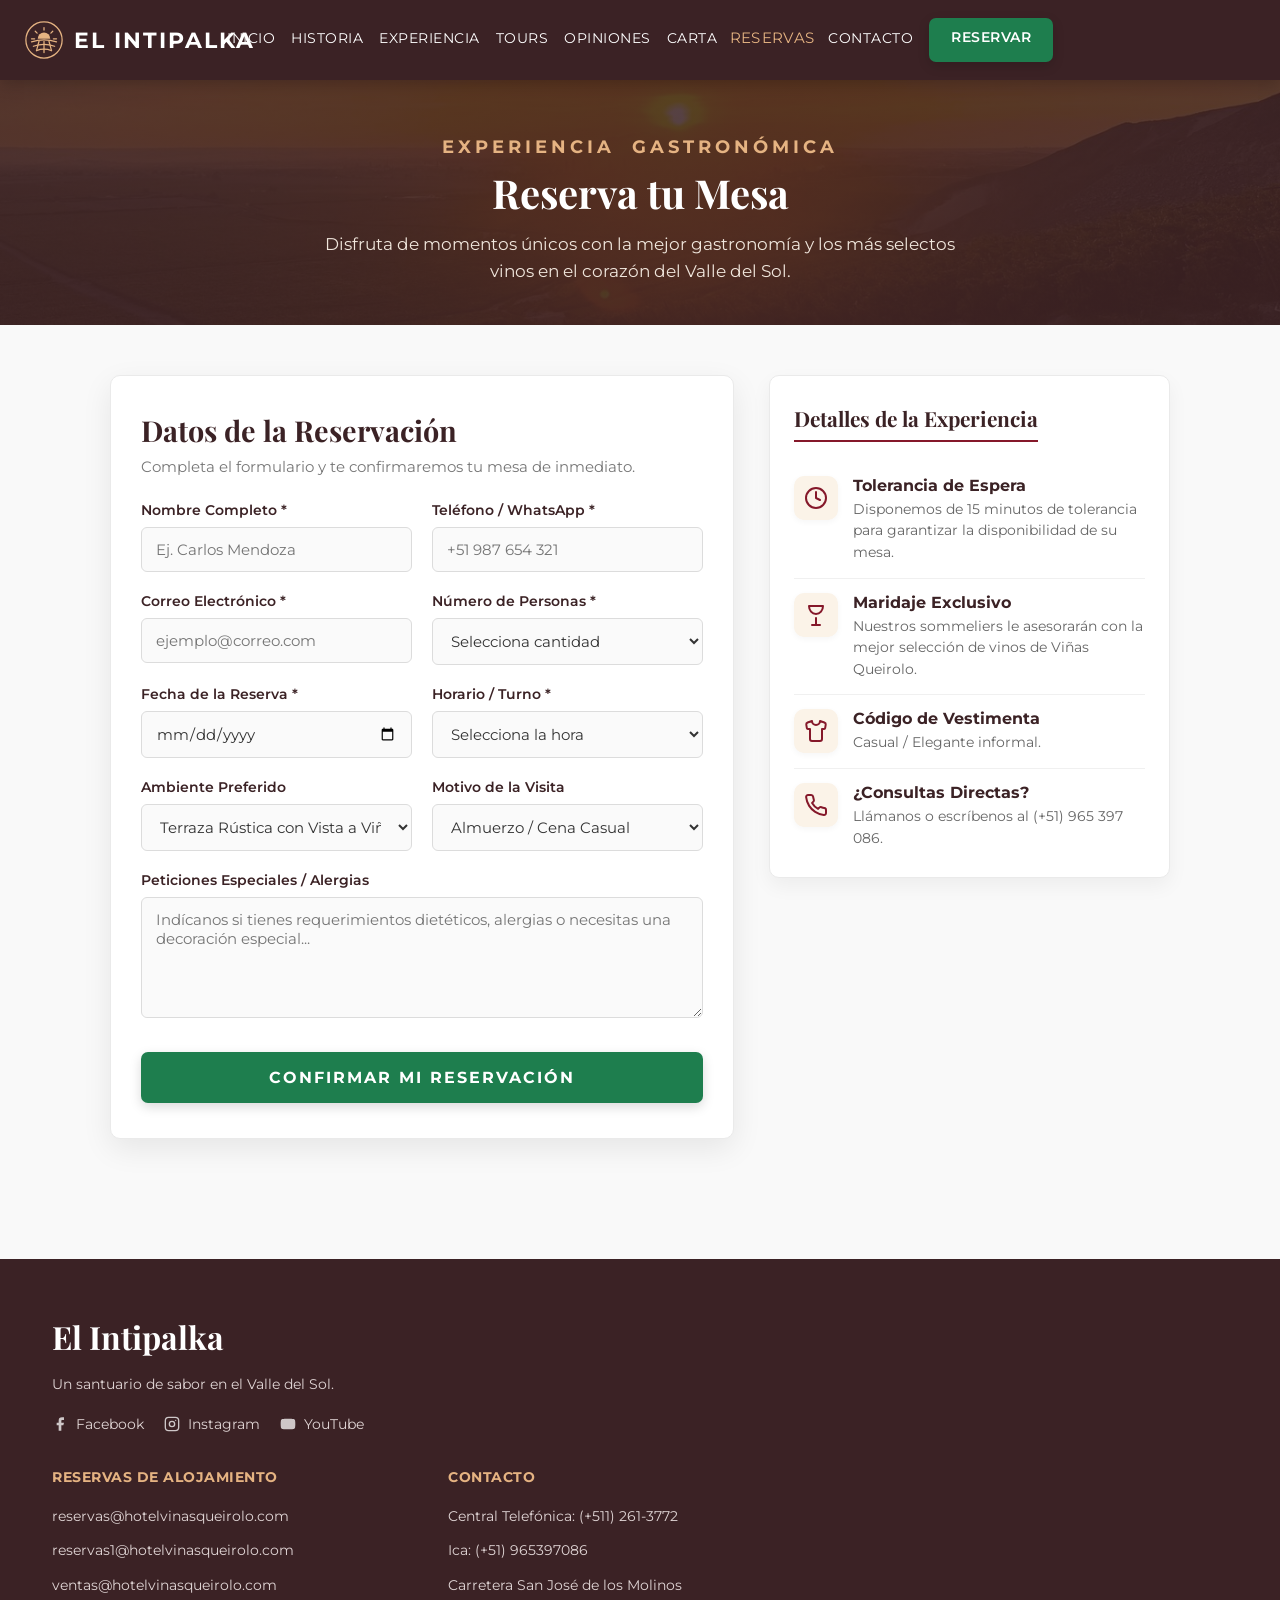
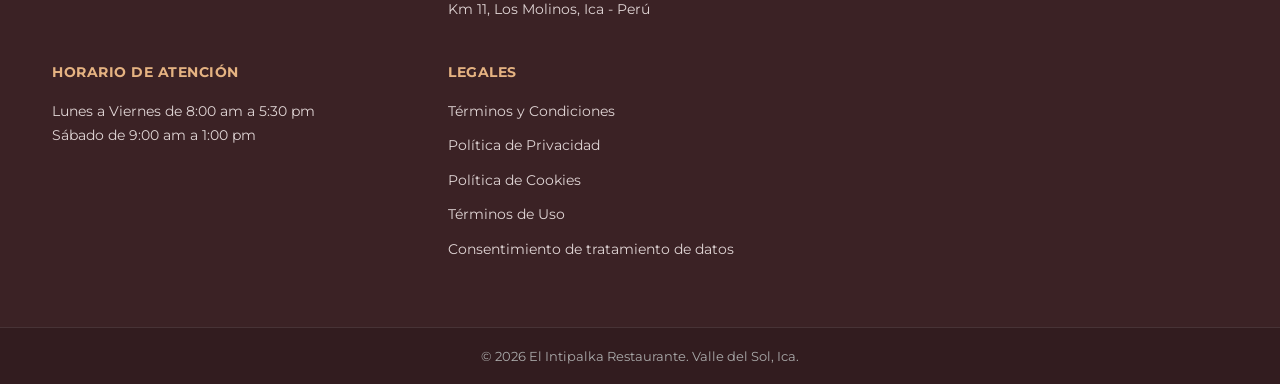
<file: reserva.html>
<!DOCTYPE html>
<html lang="es">

<head>
    <meta charset="UTF-8">
    <meta name="viewport" content="width=device-width, initial-scale=1.0">
    <title>Reservar Mesa - El Intipalka</title>

    <!-- Importación de Google Fonts -->
    <link
        href="https://fonts.googleapis.com/css2?family=Playfair+Display:ital,wght@0,400..900;1,400..900&family=Montserrat:ital,wght@0,100..900;1,100..900&display=swap"
        rel="stylesheet">
    <!-- Estilos CSS: Base Global (styles.css) y Estilos Específicos de Reservas -->
    <link rel="stylesheet" href="css/styles.css">
    <link rel="stylesheet" href="css/reserva.css">
    <script src="js/validacion.js" defer></script>
</head>

<body>

    <!-- Barra de Navegación -->
    <header class="navbar">
        <a href="index.html" class="logo" aria-label="El Intipalka, inicio">
            <img src="assets/icons/logo-intipalka.svg" alt="" class="logo-symbol" width="40" height="40">
            <span>EL INTIPALKA</span>
        </a>

        <!-- Botón Hamburguesa para vista móvil/tablet -->
        <input type="checkbox" id="nav-toggle" class="nav-toggle" aria-label="Abrir menú de navegación">
        <label for="nav-toggle" class="nav-toggle-label">
            <span></span>
            <span></span>
            <span></span>
        </label>

        <nav class="nav-links">
            <a href="index.html#inicio">INICIO</a>
            <a href="index.html#historia">HISTORIA</a>
            <a href="index.html#nosotros">EXPERIENCIA</a>
            <a href="index.html#tours">TOURS</a>
            <a href="index.html#testimonios">OPINIONES</a>
            <a href="menu.html">CARTA</a>
            <a href="reserva.html" class="active">RESERVAS</a>
            <a href="index.html#contacto">CONTACTO</a>
            <a href="reserva.html" class="btn btn-nav-mobile btn-reserve">RESERVAR</a>
        </nav>
    </header>

    <!-- Encabezado / Hero de Reservas -->
    <section class="reservation-hero">
        <div class="reservation-hero-content">
            <span class="section-subtitle">EXPERIENCIA GASTRONÓMICA</span>
            <h1 class="section-title">Reserva tu Mesa</h1>
            <p class="reservation-hero-desc">
                Disfruta de momentos únicos con la mejor gastronomía y los más selectos vinos en el corazón del Valle
                del Sol.
            </p>
        </div>
    </section>

    <!-- Contenedor Principal de la Reserva -->
    <main class="reservation-container">
        <div class="reservation-grid">

            <!-- Columna Izquierda: Formulario -->
            <div class="reservation-card form-box">
                <div class="card-header">
                    <h2>Datos de la Reservación</h2>
                    <p>Completa el formulario y te confirmaremos tu mesa de inmediato.</p>
                </div>

                <form id="reservationForm" action="confirmacion.html" method="GET" class="reservation-form">
                    <div class="form-row">
                        <div class="form-group">
                            <label for="res-name">Nombre Completo *</label>
                            <input type="text" id="res-name" name="name" placeholder="Ej. Carlos Mendoza" required>
                        </div>
                        <div class="form-group">
                            <label for="res-phone">Teléfono / WhatsApp *</label>
                            <input type="tel" id="res-phone" name="phone" placeholder="+51 987 654 321" required>
                        </div>
                    </div>

                    <div class="form-row">
                        <div class="form-group">
                            <label for="res-email">Correo Electrónico *</label>
                            <input type="email" id="res-email" name="email" placeholder="ejemplo@correo.com" required>
                        </div>
                        <div class="form-group">
                            <label for="res-guests">Número de Personas *</label>
                            <select id="res-guests" name="guests" required>
                                <option value="" disabled selected>Selecciona cantidad</option>
                                <option value="1">1 Persona</option>
                                <option value="2">2 Personas (Pareja)</option>
                                <option value="3">3 Personas</option>
                                <option value="4">4 Personas</option>
                                <option value="5">5 Personas</option>
                                <option value="6">6 Personas</option>
                                <option value="7">7 a 10 Personas (Grupo)</option>
                                <option value="11+">Más de 10 personas (Evento especial)</option>
                            </select>
                        </div>
                    </div>

                    <div class="form-row">
                        <div class="form-group">
                            <label for="res-date">Fecha de la Reserva *</label>
                            <input type="date" id="res-date" name="date" required>
                        </div>
                        <div class="form-group">
                            <label for="res-time">Horario / Turno *</label>
                            <select id="res-time" name="time" required>
                                <option value="" disabled selected>Selecciona la hora</option>
                                <option value="12:30">12:30 PM (Almuerzo)</option>
                                <option value="13:30">01:30 PM (Almuerzo)</option>
                                <option value="14:30">02:30 PM (Almuerzo)</option>
                                <option value="15:30">03:30 PM (Almuerzo)</option>
                                <option value="19:00">07:00 PM (Cena)</option>
                                <option value="20:00">08:00 PM (Cena)</option>
                                <option value="21:00">09:00 PM (Cena)</option>
                            </select>
                        </div>
                    </div>

                    <div class="form-row">
                        <div class="form-group">
                            <label for="res-zone">Ambiente Preferido</label>
                            <select id="res-zone" name="zone">
                                <option value="terraza" selected>Terraza Rústica con Vista a Viñedos</option>
                                <option value="salon">Salón Principal Climatizado</option>
                                <option value="cava">Cava de Vinos Privada</option>
                            </select>
                        </div>
                        <div class="form-group">
                            <label for="res-occasion">Motivo de la Visita</label>
                            <select id="res-occasion" name="occasion">
                                <option value="casual" selected>Almuerzo / Cena Casual</option>
                                <option value="aniversario">Aniversario / Pareja</option>
                                <option value="cumpleanos">Cumpleaños</option>
                                <option value="negocios">Reunión de Negocios</option>
                                <option value="otro">Otro</option>
                            </select>
                        </div>
                    </div>

                    <div class="form-group">
                        <label for="res-notes">Peticiones Especiales / Alergias</label>
                        <textarea id="res-notes" name="notes" rows="5"
                            placeholder="Indícanos si tienes requerimientos dietéticos, alergias o necesitas una decoración especial..."></textarea>
                    </div>

                    <button type="submit" class="btn btn-reserve-submit btn-reserve">CONFIRMAR MI RESERVACIÓN</button>
                </form>
            </div>

            <!-- Columna Derecha: Información & Beneficios -->
            <div class="reservation-sidebar">
                <div class="info-card">
                    <h3>Detalles de la Experiencia</h3>
                    <ul class="info-list">
                        <li>
                            <img src="assets/icons/reloj.svg" alt="Tolerancia" class="info-icon-img">
                            <div>
                                <strong>Tolerancia de Espera</strong>
                                <p>Disponemos de 15 minutos de tolerancia para garantizar la disponibilidad de su mesa.
                                </p>
                            </div>
                        </li>
                        <li>
                            <img src="assets/icons/copa.svg" alt="Maridaje" class="info-icon-img">
                            <div>
                                <strong>Maridaje Exclusivo</strong>
                                <p>Nuestros sommeliers le asesorarán con la mejor selección de vinos de Viñas Queirolo.
                                </p>
                            </div>
                        </li>
                        <li>
                            <img src="assets/icons/vestimenta.svg" alt="Código de Vestimenta" class="info-icon-img">
                            <div>
                                <strong>Código de Vestimenta</strong>
                                <p>Casual / Elegante informal.</p>
                            </div>
                        </li>
                        <li>
                            <img src="assets/icons/telefono.svg" alt="Contacto" class="info-icon-img">
                            <div>
                                <strong>¿Consultas Directas?</strong>
                                <p>Llámanos o escríbenos al (+51) 965 397 086.</p>
                            </div>
                        </li>
                    </ul>
                </div>
            </div>

        </div>
    </main>

    <!-- Pie de página (Footer) -->
    <footer class="footer" id="reservaciones">

        <!-- Fila superior: mapa a la izquierda, columnas a la derecha -->
        <div class="footer-main">

            <!-- Mapa a la izquierda -->
            <div class="footer-map">
                <iframe
                    src="https://www.google.com/maps/embed?pb=!1m18!1m12!1m3!1d2302.0963844862054!2d-75.69175326028328!3d-13.97947458897288!2m3!1f0!2f0!3f0!3m2!1i1024!2i768!4f13.1!3m3!1m2!1s0x91110310f722e9ad%3A0xf718f4f2321a611c!2sEl%20Intipalka%20Restaurante!5e0!3m2!1ses-419!2spe!4v1791850568060!5m2!1ses-419!2spe"
                    width="400" height="300" style="border:0;" allowfullscreen="" loading="lazy"
                    referrerpolicy="strict-origin-when-cross-origin"></iframe>
            </div>

            <!-- Columnas de info a la derecha -->
            <div class="footer-content">
                <div class="footer-col">
                    <div class="footer-brand">
                        <h2 class="footer-logo">El Intipalka</h2>
                        <p>Un santuario de sabor en el Valle del Sol.</p>
                    </div>
                    <div class="footer-social">
                        <a href="#"><img src="assets/icons/facebook.svg" alt="Facebook" class="social-icon">
                            Facebook</a>
                        <a href="#"><img src="assets/icons/instagram.svg" alt="Instagram" class="social-icon">
                            Instagram</a>
                        <a href="#"><img src="assets/icons/youtube.svg" alt="YouTube" class="social-icon"> YouTube</a>
                    </div>
                </div>

                <div class="footer-col">
                    <h3 class="footer-heading">RESERVAS DE ALOJAMIENTO</h3>
                    <ul class="footer-list">
                        <li><a href="mailto:reservas@hotelvinasqueirolo.com">reservas@hotelvinasqueirolo.com</a></li>
                        <li><a href="mailto:reservas1@hotelvinasqueirolo.com">reservas1@hotelvinasqueirolo.com</a></li>
                        <li><a href="mailto:ventas@hotelvinasqueirolo.com">ventas@hotelvinasqueirolo.com</a></li>
                    </ul>
                </div>

                <div class="footer-col">
                    <h3 class="footer-heading">CONTACTO</h3>
                    <ul class="footer-list">
                        <li>Central Telefónica: (+511) 261-3772</li>
                        <li>Ica: (+51) 965397086</li>
                        <li>Carretera San José de los Molinos<br>Km 11, Los Molinos, Ica - Perú</li>
                    </ul>
                </div>

                <div class="footer-col">
                    <h3 class="footer-heading">HORARIO DE ATENCIÓN</h3>
                    <p class="footer-text">
                        Lunes a Viernes de 8:00 am a 5:30 pm<br>
                        Sábado de 9:00 am a 1:00 pm
                    </p>
                </div>

                <div class="footer-col">
                    <h3 class="footer-heading">LEGALES</h3>
                    <ul class="footer-list">
                        <li><a href="#">Términos y Condiciones</a></li>
                        <li><a href="#">Política de Privacidad</a></li>
                        <li><a href="#">Política de Cookies</a></li>
                        <li><a href="#">Términos de Uso</a></li>
                        <li><a href="#">Consentimiento de tratamiento de datos</a></li>
                    </ul>
                </div>
            </div>

        </div>

        <div class="footer-copyright">
            <p>&copy; 2026 El Intipalka Restaurante. Valle del Sol, Ica.</p>
        </div>
    </footer>

    <!-- Script para cerrar el menú móvil al hacer clic en un enlace -->
    <script>
        document.addEventListener('DOMContentLoaded', function () {
            const navToggle = document.getElementById('nav-toggle');
            const navLinks = document.querySelectorAll('.nav-links a');
            if (navToggle) {
                navLinks.forEach(link => {
                    link.addEventListener('click', () => {
                        navToggle.checked = false;
                    });
                });
            }
        });
    </script>
</body>

</html>
</file>
<file: css/styles.css>
/* ==========================================================================
   EL INTIPALKA - ESTILOS GLOBALES Y COMPONENTES COMPARTIDOS (styles.css)
   Descripción: Reglas base, variables, barra de navegación, pie de página,
   botones globales y utilidades tipográficas compartidas por todo el sitio.
   ========================================================================== */

/* --------------------------------------------------------------------------
   1. RESET Y CONFIGURACIÓN BASE
   -------------------------------------------------------------------------- */
*,
*::before,
*::after {
  box-sizing: border-box;
}

html {
  scroll-behavior: smooth;
  overflow-x: hidden;
}

body {
  font-family: "Montserrat", Arial, sans-serif;
  margin: 0;
  padding: 0;
  background-color: #f9f9f9;
  color: #333333;
  overflow-x: hidden;
  width: 100%;
}

img {
  max-width: 100%;
  height: auto;
  display: block;
}

/* Compensación de desplazamiento para navegación con anclas fijas */
section[id],
#inicio,
#historia,
#nosotros,
#tours,
#testimonios,
#contacto {
  scroll-margin-top: 85px;
}

/* --------------------------------------------------------------------------
   2. BARRA DE NAVEGACIÓN (HEADER & NAVBAR)
   -------------------------------------------------------------------------- */
.navbar {
  display: grid;
  grid-template-columns: 1fr auto 1fr;
  align-items: center;
  background-color: #3b2225; /* Tono vino tinto profundo y elegante */
  color: #ffffff;
  padding: 22px 40px;
  box-shadow: 0 4px 15px rgba(0, 0, 0, 0.2);
  position: sticky;
  top: 0;
  z-index: 1000;
}

/* Logotipo de la marca */
.logo {
  grid-column: 1;
  justify-self: start;
  display: inline-flex;
  align-items: center;
  gap: 10px;
  font-size: 1.5em;
  font-weight: 700;
  color: #ffffff;
  text-decoration: none;
  letter-spacing: 2px;
  transition: transform 0.3s ease;
  white-space: nowrap;
}

.logo:hover {
  transform: scale(1.06);
}

.logo-symbol {
  width: 40px;
  height: 40px;
  flex-shrink: 0;
}

/* Enlaces principales centrados en escritorio */
.nav-links {
  grid-column: 2;
  justify-self: center;
  display: flex;
  align-items: center;
  justify-content: center;
}

.nav-links a {
  display: inline-block;
  color: #ffffff;
  text-decoration: none;
  margin: 0 12px;
  font-size: 0.95em;
  font-family: "Montserrat", sans-serif;
  letter-spacing: 1px;
  transition:
    color 0.3s ease,
    transform 0.3s ease;
  padding-bottom: 4px;
  white-space: nowrap;
}

.nav-links a:hover,
.nav-links a.active {
  color: #e5b382; /* Dorado suave */
  transform: scale(1.08);
}

/* Elementos móviles ocultos por defecto en pantallas grandes */
.nav-toggle {
  display: none;
}

.nav-toggle-label {
  display: none;
}

.btn-nav-mobile {
  display: none;
}

/* Ajustes de navegación en laptops estándar */
@media (min-width: 1025px) and (max-width: 1280px) {
  .navbar {
    padding: 18px 24px;
  }

  .nav-links a {
    margin: 0 8px;
    font-size: 0.88em;
    letter-spacing: 0.5px;
  }

  .logo {
    font-size: 1.35em;
  }
}

/* --------------------------------------------------------------------------
   3. NAVEGACIÓN MÓVIL Y TABLET (MENÚ HAMBURGUESA)
   -------------------------------------------------------------------------- */
@media (max-width: 1024px) {
  .navbar {
    display: flex;
    justify-content: space-between;
    align-items: center;
    padding: 16px 24px;
    position: sticky;
    top: 0;
    width: 100%;
    box-sizing: border-box;
  }

  .logo {
    margin-right: auto;
  }

  /* Botón Hamburguesa posicionado en la esquina derecha */
  .nav-toggle-label {
    display: flex;
    flex-direction: column;
    justify-content: space-between;
    width: 28px;
    height: 20px;
    cursor: pointer;
    z-index: 1002;
    margin-left: auto;
  }

  .nav-toggle-label span {
    display: block;
    height: 3px;
    width: 100%;
    background-color: #ffffff;
    border-radius: 2px;
    transition:
      transform 0.3s ease,
      opacity 0.3s ease,
      background-color 0.3s ease;
  }

  /* Transformación de hamburguesa a cruz 'X' al abrir */
  .nav-toggle:checked ~ .nav-toggle-label span:nth-child(1) {
    transform: translateY(8.5px) rotate(45deg);
    background-color: #e5b382;
  }

  .nav-toggle:checked ~ .nav-toggle-label span:nth-child(2) {
    opacity: 0;
    transform: scaleX(0);
  }

  .nav-toggle:checked ~ .nav-toggle-label span:nth-child(3) {
    transform: translateY(-8.5px) rotate(-45deg);
    background-color: #e5b382;
  }

  /* Menú desplegable vertical flotante */
  .nav-links {
    display: none;
    position: absolute;
    top: 100%;
    left: 0;
    width: 100%;
    background-color: #2b1619;
    flex-direction: column;
    align-items: center;
    justify-content: center;
    padding: 24px 20px 32px 20px;
    box-shadow: 0 14px 30px rgba(0, 0, 0, 0.45);
    border-top: 1px solid rgba(255, 255, 255, 0.08);
    box-sizing: border-box;
  }

  /* Activación del menú al marcar el toggle */
  .nav-toggle:checked ~ .nav-links {
    display: flex;
    animation: navSlideDown 0.32s cubic-bezier(0.16, 1, 0.3, 1) forwards;
  }

  /* Enlaces dentro del menú móvil */
  .nav-links a {
    display: block;
    width: 100%;
    text-align: center;
    padding: 13px 0;
    margin: 0;
    font-size: 1.05em;
    font-family: "Montserrat", sans-serif;
    font-weight: 600;
    letter-spacing: 2.5px;
    color: #f1f1f1;
    border-bottom: 1px solid rgba(255, 255, 255, 0.06);
    transition:
      color 0.3s ease,
      background-color 0.3s ease,
      transform 0.2s ease;
  }

  .nav-links a:hover,
  .nav-links a.active {
    color: #e5b382;
    background-color: rgba(229, 179, 130, 0.08);
    transform: none;
  }

  /* Botón Reservar dentro del menú desplegable móvil */
  .btn-nav-mobile {
    display: inline-block;
    width: 100%;
    max-width: 260px;
    margin-top: 20px;
    text-align: center;
    background-color: #1e7e4e;
    color: #ffffff !important;
    border-radius: 4px;
    padding: 14px 24px;
    font-weight: 700;
    letter-spacing: 2px;
    border-bottom: none !important;
    box-shadow: 0 4px 15px rgba(30, 126, 78, 0.35);
  }

  .btn-nav-mobile:hover {
    background-color: #155c39;
  }
}

@keyframes navSlideDown {
  from {
    opacity: 0;
    transform: translateY(-10px);
  }
  to {
    opacity: 1;
    transform: translateY(0);
  }
}

@media (max-width: 600px) {
  .navbar {
    padding: 14px 18px;
  }

  .logo {
    font-size: 1.22em;
    letter-spacing: 1.5px;
  }

  .logo-symbol {
    width: 32px;
    height: 32px;
  }

  .nav-links a {
    font-size: 0.98em;
    padding: 12px 0;
  }
}

/* --------------------------------------------------------------------------
   4. BOTONES Y UTILIDADES COMPARTIDAS
   -------------------------------------------------------------------------- */
.btn {
  background-color: #1e7e4e;
  color: #ffffff;
  border: none;
  border-radius: 4px;
  padding: 10px 22px;
  cursor: pointer;
  text-transform: uppercase;
  text-decoration: none;
  display: inline-block;
  font-family: "Montserrat", sans-serif;
  font-size: 0.9em;
  font-weight: 600;
  letter-spacing: 1.5px;
  transition:
    background-color 0.3s ease,
    transform 0.25s ease,
    box-shadow 0.3s ease;
  box-shadow: 0 4px 12px rgba(0, 0, 0, 0.15);
}

.btn:hover {
  background-color: #16603b;
  transform: translateY(-2px);
  box-shadow: 0 6px 18px rgba(30, 126, 78, 0.45);
}

.btn-gold {
  background-color: #1e7e4e;
  color: #ffffff;
  border-radius: 4px;
  padding: 14px 34px;
  font-size: 0.95em;
  font-weight: bold;
  letter-spacing: 2px;
  transition:
    background-color 0.3s ease,
    transform 0.25s ease,
    box-shadow 0.3s ease;
  box-shadow: 0 4px 15px rgba(0, 0, 0, 0.2);
}

.btn-gold:hover {
  background-color: #16603b;
  transform: translateY(-3px) scale(1.02);
  box-shadow: 0 8px 25px rgba(30, 126, 78, 0.5);
}

/* Títulos y Subtítulos estándar para secciones */
.section-subtitle {
  display: inline-block;
  font-family: "Montserrat", sans-serif;
  font-size: 1.15em;
  font-weight: 700;
  text-transform: uppercase;
  letter-spacing: 4px;
  word-spacing: 8px;
  color: #85182a;
  margin-bottom: 8px;
}

.section-title {
  font-family: "Playfair Display", serif;
  font-size: 2.2em;
  color: #3b2225;
  margin-top: 0;
  margin-bottom: 12px;
}

/* --------------------------------------------------------------------------
   5. PIE DE PÁGINA (FOOTER)
   -------------------------------------------------------------------------- */
.footer {
  background-color: #3b2225;
  color: #ffffff;
  padding: 0;
  margin-top: 40px;
}

.footer-main {
  display: grid;
  grid-template-columns: minmax(0, 2fr) minmax(0, 1fr);
  gap: 48px;
  max-width: 1240px;
  margin: 0 auto;
  padding: 56px 32px;
  align-items: start;
  width: 100%;
}

/* Mapa interactivo integrado */
.footer-map {
  order: 2;
  min-width: 0;
  overflow: hidden;
  border-radius: 8px;
}

.footer-map iframe {
  width: 100%;
  height: 300px;
  display: block;
  border: 0;
}

/* Bloque de columnas informativas */
.footer-content {
  min-width: 0;
  display: grid;
  grid-template-columns: repeat(2, minmax(0, 1fr));
  gap: 32px 40px;
  align-items: start;
  box-sizing: border-box;
}

.footer-col {
  min-width: 0;
  word-wrap: break-word;
}

.footer-col:first-child {
  grid-column: 1 / -1;
}

.footer-social {
  display: flex;
  flex-wrap: wrap;
  gap: 20px;
}

.footer-brand p,
.footer-text,
.footer-list li,
.footer-list a,
.footer-social a {
  font-size: 0.9rem;
  line-height: 1.7;
  color: #e0d5d5;
}

.footer-heading {
  font-size: 0.9rem;
  font-weight: 700;
  letter-spacing: 0.5px;
  margin-top: 0;
  margin-bottom: 16px;
  color: #e5b382;
  font-family: "Montserrat", sans-serif;
  text-transform: uppercase;
  line-height: 1.35;
}

.footer-logo {
  font-family: "Playfair Display", serif;
  font-size: 2rem;
  color: #ffffff;
  margin-top: 0;
  margin-bottom: 8px;
}

.footer-brand p {
  margin-bottom: 15px;
}

.footer-text {
  margin: 0;
}

.footer-list {
  list-style: none;
  padding: 0;
  margin: 0;
}

.footer-social a,
.footer-list a {
  text-decoration: none;
  display: block;
  overflow-wrap: anywhere;
  word-break: normal;
  transition:
    color 0.3s ease,
    transform 0.25s ease;
}

.footer-list li {
  margin-bottom: 10px;
}

.footer-social a:hover,
.footer-list a:hover {
  color: #e5b382;
}

.footer-social a {
  display: flex;
  align-items: center;
  gap: 8px;
}

.footer-social a:hover {
  transform: translateX(4px);
}

.social-icon {
  width: 16px;
  height: 16px;
  filter: brightness(0) invert(1);
  opacity: 0.75;
  transition:
    opacity 0.3s ease,
    transform 0.3s cubic-bezier(0.34, 1.56, 0.64, 1);
}

.footer-social a:hover .social-icon {
  opacity: 1;
  transform: translateY(-2px) scale(1.2) rotate(8deg);
}

.footer-copyright {
  border-top: 1px solid rgba(255, 255, 255, 0.1);
  padding: 20px;
  text-align: center;
  color: #aaaaaa;
  font-size: 0.82em;
  background-color: #321c1f;
}

.footer-copyright p {
  margin: 0;
}

/* Responsividad del Footer */
@media (max-width: 900px) {
  .footer-main {
    grid-template-columns: 1fr;
    gap: 32px;
    padding: 40px 24px;
  }
}

@media (max-width: 540px) {
  .footer-content {
    grid-template-columns: 1fr;
    gap: 28px;
  }

  .footer-map iframe {
    height: 240px;
  }
}

/* --------------------------------------------------------------------------
   6. ANIMACIONES GENERALES
   -------------------------------------------------------------------------- */
@keyframes fadeIn {
  from {
    opacity: 0;
    transform: translateY(10px);
  }
  to {
    opacity: 1;
    transform: translateY(0);
  }
}

/* Valores compartidos para reservas y separación de secciones */
:root {
  --reserve-color: #1e7e4e;
  --reserve-hover: #155c39;
  --section-space: 80px;
  --section-heading-gap: 38px;
}
.btn.btn-reserve,
.nav-links .btn.btn-reserve {
  background-color: var(--reserve-color);
  color: #fff;
  border-radius: 7px;
  min-height: 44px;
}
.btn.btn-reserve:hover,
.nav-links .btn.btn-reserve:hover {
  background-color: var(--reserve-hover);
}
.btn.btn-reserve:focus-visible {
  outline: 3px solid #e5b382;
  outline-offset: 4px;
}
@media (max-width: 768px) {
  :root {
    --section-space: 50px;
    --section-heading-gap: 28px;
  }
}
</file>
<file: css/index.css>
/* ==========================================================================
   EL INTIPALKA - ESTILOS DE LA PÁGINA DE INICIO (index.css)
   Descripción: Estilos específicos para index.html (Hero, Historia,
   Experiencia Gastronómica, Tour de Vinos, Testimonios y Contacto/Horarios).
   ========================================================================== */

/* --------------------------------------------------------------------------
   1. SECCIÓN HERO (PORTADA PRINCIPAL)
   -------------------------------------------------------------------------- */
.hero {
    position: relative;
    min-height: 80vh;
    display: flex;
    align-items: center;
    justify-content: center;
    text-align: center;
    padding: 80px 20px;
    background: linear-gradient(rgba(0, 0, 0, 0.55), rgba(0, 0, 0, 0.65)), 
                url('../assets/images/paisaje4.jpg') center center / cover no-repeat;
    color: #ffffff;
}

.hero-content {
    max-width: 850px;
    margin: 0 auto;
    display: flex;
    flex-direction: column;
    align-items: center;
    animation: heroFadeInUp 1.1s cubic-bezier(0.16, 1, 0.3, 1) forwards;
}

@keyframes heroFadeInUp {
    0% {
        opacity: 0;
        transform: translateY(28px);
    }
    100% {
        opacity: 1;
        transform: translateY(0);
    }
}

.hero .subtitle {
    font-family: 'Montserrat', sans-serif;
    font-size: 1.1em;
    font-weight: 600;
    letter-spacing: 4px;
    color: #e5b382;
    margin-bottom: 12px;
    text-transform: uppercase;
}

.hero .title {
    font-family: 'Playfair Display', serif;
    font-size: 3.2em;
    font-weight: 700;
    letter-spacing: 3px;
    text-transform: uppercase;
    color: #ffffff;
    margin: 0 0 20px 0;
    text-shadow: 0 3px 12px rgba(0, 0, 0, 0.6);
}

.hero .description {
    font-family: 'Montserrat', sans-serif;
    font-size: 1.25em;
    line-height: 1.85;
    color: #f1f1f1;
    margin-bottom: 35px;
    font-weight: 400;
    text-shadow: 0 1px 5px rgba(0, 0, 0, 0.55);
}

/* --------------------------------------------------------------------------
   2. SECCIÓN DE HISTORIA
   -------------------------------------------------------------------------- */
.history-section {
    padding: 60px 20px;
    margin: 0 auto;
    max-width: 900px;
}

.history-content {
    display: flex;
    flex-wrap: wrap;
    gap: 30px;
    align-items: center;
}

.history-text {
    flex: 1;
    min-width: 300px;
}

.history-text p {
    font-size: 1.12em;
    line-height: 1.75;
    color: #444444;
    margin-bottom: 16px;
}

.link-discover {
    display: inline-block;
    color: #85182a;
    font-family: 'Montserrat', sans-serif;
    font-size: 0.9em;
    font-weight: 700;
    letter-spacing: 2px;
    text-decoration: none;
    border-bottom: 2px solid #85182a;
    padding-bottom: 4px;
    margin-top: 8px;
    transition: color 0.3s ease, border-color 0.3s ease, transform 0.3s ease;
}

.link-discover::after {
    content: ' →';
    display: inline-block;
    transition: transform 0.3s ease;
}

.link-discover:hover {
    color: #3b2225;
    border-color: #3b2225;
    transform: translateX(4px);
}

.link-discover:hover::after {
    transform: translateX(6px);
}

.history-image-wrapper {
    flex: 1;
    min-width: 300px;
}

.history-image {
    max-width: 100%;
    height: auto;
    display: block;
    border: 1px solid #cccccc;
}

/* --------------------------------------------------------------------------
   3. SECCIÓN DE EXPERIENCIA GASTRONÓMICA
   -------------------------------------------------------------------------- */
.gastronomy-section {
    width: 100%;
    padding: 100px 30px;
    background-color: #ffffff;
    box-sizing: border-box;
    scroll-margin-top: 85px;
    border-top: 1px solid #f0e9df;
    border-bottom: 1px solid #f0e9df;
}

.gastronomy-header {
    text-align: center;
    max-width: 850px;
    margin: 0 auto 55px auto;
}

.gastronomy-header .section-subtitle {
    display: block;
    font-family: 'Montserrat', sans-serif;
    font-size: 1.15em;
    font-weight: 700;
    letter-spacing: 3.5px;
    color: #85182a;
    margin-bottom: 10px;
    text-transform: uppercase;
}

.gastronomy-header .section-title {
    font-family: 'Playfair Display', serif;
    font-size: 2.7em;
    color: #3b2225;
    margin: 0;
    line-height: 1.25;
}

.gastronomy-content {
    max-width: 1240px;
    margin: 0 auto;
    display: grid;
    grid-template-columns: 1fr 1fr;
    gap: 65px;
    align-items: center;
    box-sizing: border-box;
}

.gastronomy-image-container {
    width: 100%;
    height: 460px;
    border-radius: 16px;
    overflow: hidden;
    box-shadow: 0 14px 35px rgba(0, 0, 0, 0.12);
    position: relative;
    background-color: #f7f3ee;
}

.gastronomy-image {
    width: 100%;
    height: 100%;
    object-fit: cover;
    display: block;
    border: none;
    transition: transform 0.6s cubic-bezier(0.25, 1, 0.5, 1);
}

.gastronomy-image-container:hover .gastronomy-image {
    transform: scale(1.05);
}

.gastronomy-text {
    display: flex;
    flex-direction: column;
    justify-content: center;
    align-items: flex-start;
    padding: 10px 0;
}

.gastronomy-title {
    font-family: 'Playfair Display', serif;
    font-size: 2.25em;
    color: #3b2225;
    margin: 0 0 18px 0;
    line-height: 1.3;
}

.gastronomy-text p {
    font-family: 'Montserrat', sans-serif;
    font-size: 1.12em;
    line-height: 1.85;
    color: #555555;
    margin: 0 0 32px 0;
}

.gastronomy-text .btn,
.gastronomy-text .btn-outline {
    background-color: #1e7e4e;
    color: #ffffff;
    border: none;
    border-radius: 4px;
    padding: 14px 32px;
    cursor: pointer;
    text-transform: uppercase;
    text-decoration: none;
    display: inline-block;
    font-family: 'Montserrat', sans-serif;
    font-size: 0.9em;
    font-weight: 700;
    letter-spacing: 1.5px;
    box-shadow: 0 4px 14px rgba(30, 126, 78, 0.25);
    transition: background-color 0.3s ease, transform 0.25s ease, box-shadow 0.3s ease;
}

.gastronomy-text .btn:hover,
.gastronomy-text .btn-outline:hover {
    background-color: #16603b;
    transform: translateY(-2px);
    box-shadow: 0 6px 20px rgba(30, 126, 78, 0.45);
}

/* --------------------------------------------------------------------------
   4. SECCIÓN TOUR Y CATA DE VINOS
   -------------------------------------------------------------------------- */
.wine-tour-section {
    width: 100%;
    padding: 100px 30px;
    background-color: #ffffff;
    box-sizing: border-box;
    scroll-margin-top: 85px;
}

.wine-tour-container {
    max-width: 1240px;
    margin: 0 auto;
    display: grid;
    grid-template-columns: 1.05fr 1fr;
    gap: 65px;
    align-items: center;
    box-sizing: border-box;
}

.wine-tour-content {
    display: flex;
    flex-direction: column;
    justify-content: center;
}

.wine-tour-badge {
    display: inline-block;
    color: #e5b382;
    background-color: #3b2225;
    padding: 7px 16px;
    border-radius: 4px;
    font-size: 0.82em;
    font-weight: 700;
    letter-spacing: 2px;
    font-family: 'Montserrat', sans-serif;
    margin-bottom: 18px;
    align-self: flex-start;
}

.wine-tour-title {
    font-family: 'Playfair Display', serif;
    font-size: 2.7em;
    color: #3b2225;
    margin: 0 0 18px 0;
    line-height: 1.25;
}

.wine-tour-desc {
    font-family: 'Montserrat', sans-serif;
    font-size: 1.12em;
    line-height: 1.85;
    color: #555555;
    margin-bottom: 30px;
}

.wine-tour-highlights {
    display: grid;
    grid-template-columns: repeat(auto-fit, minmax(210px, 1fr));
    gap: 25px;
    margin-bottom: 15px;
    border-top: 1px solid #f0e9df;
    padding-top: 25px;
}

.highlight-item {
    display: flex;
    align-items: center;
    gap: 16px;
}

.highlight-icon-box {
    width: 52px;
    height: 52px;
    background-color: #faf4ed;
    border: 1px solid #eadbc8;
    border-radius: 12px;
    display: flex;
    align-items: center;
    justify-content: center;
    flex-shrink: 0;
    transition: transform 0.3s ease, background-color 0.3s ease;
}

.highlight-item:hover .highlight-icon-box {
    transform: translateY(-2px) scale(1.08);
    background-color: #f5e7d5;
}

.tour-icon {
    width: 28px;
    height: 28px;
    display: block;
}

.highlight-item strong {
    display: block;
    color: #3b2225;
    font-size: 0.98em;
    font-family: 'Montserrat', sans-serif;
    margin-bottom: 2px;
}

.highlight-item p {
    margin: 0;
    font-size: 0.88em;
    color: #777777;
}

.wine-tour-image-box {
    width: 100%;
    height: 480px;
    position: relative;
    border-radius: 16px;
    overflow: hidden;
    box-shadow: 0 15px 38px rgba(0, 0, 0, 0.15);
    background-color: #f7f3ee;
}

.wine-tour-image-box img {
    width: 100%;
    height: 100%;
    object-fit: cover;
    display: block;
    transition: transform 0.6s cubic-bezier(0.25, 1, 0.5, 1);
}

.wine-tour-image-box:hover img {
    transform: scale(1.05);
}

/* --------------------------------------------------------------------------
   5. SECCIÓN DE TESTIMONIOS Y RESEÑAS
   -------------------------------------------------------------------------- */
.testimonials-section {
    width: 100%;
    padding: 100px 30px;
    background: linear-gradient(180deg, #fbf8f4 0%, #f4ece2 100%);
    border-top: 1px solid #eae0d5;
    border-bottom: 1px solid #eae0d5;
    box-sizing: border-box;
    scroll-margin-top: 85px;
}

.testimonials-header {
    text-align: center;
    max-width: 850px;
    margin: 0 auto 55px auto;
}

.testimonials-header .section-subtitle {
    display: block;
    font-family: 'Montserrat', sans-serif;
    font-size: 1.15em;
    font-weight: 700;
    letter-spacing: 3.5px;
    color: #85182a;
    margin-bottom: 10px;
    text-transform: uppercase;
}

.testimonials-header .section-title {
    font-family: 'Playfair Display', serif;
    font-size: 2.7em;
    color: #3b2225;
    margin: 0 0 16px 0;
    line-height: 1.25;
}

.overall-rating {
    display: inline-flex;
    align-items: center;
    gap: 10px;
    background: #ffffff;
    padding: 8px 24px;
    border-radius: 25px;
    box-shadow: 0 3px 12px rgba(0, 0, 0, 0.06);
    font-size: 0.95em;
    font-family: 'Montserrat', sans-serif;
    color: #555555;
    margin-top: 6px;
}

.overall-rating .stars {
    color: #d4a359;
    font-size: 1.15em;
    letter-spacing: 2px;
}

.testimonials-grid {
    max-width: 1260px;
    margin: 0 auto;
    display: grid;
    grid-template-columns: repeat(3, minmax(0, 1fr));
    gap: 32px;
    box-sizing: border-box;
}

.testimonial-card {
    position: relative;
    background: #ffffff;
    border-radius: 14px;
    padding: 42px 32px 32px 32px;
    box-shadow: 0 8px 24px rgba(0, 0, 0, 0.05);
    border-top: 4px solid #85182a;
    display: flex;
    flex-direction: column;
    justify-content: space-between;
    transition: transform 0.35s ease, box-shadow 0.35s ease, border-top-color 0.35s ease;
}

.testimonial-card:hover {
    transform: translateY(-8px);
    box-shadow: 0 16px 36px rgba(133, 24, 42, 0.13);
    border-top-color: #d4a359;
}

.card-quote-mark {
    position: absolute;
    top: 18px;
    right: 24px;
    font-family: 'Playfair Display', serif;
    font-size: 4.5em;
    line-height: 1;
    color: #f1e4d6;
    pointer-events: none;
}

.testimonial-stars {
    color: #d4a359;
    font-size: 1.15em;
    letter-spacing: 3px;
    margin-bottom: 16px;
}

.testimonial-text {
    font-size: 1.05em;
    line-height: 1.75;
    color: #444444;
    font-style: italic;
    margin: 0 0 25px 0;
    position: relative;
    z-index: 1;
}

.testimonial-author {
    display: flex;
    align-items: center;
    gap: 15px;
    border-top: 1px solid #f0f0f0;
    padding-top: 20px;
}

.author-avatar {
    width: 48px;
    height: 48px;
    border-radius: 50%;
    background: linear-gradient(135deg, #3b2225 0%, #85182a 100%);
    color: #ffffff;
    font-family: 'Montserrat', sans-serif;
    font-size: 0.98em;
    font-weight: 700;
    display: flex;
    align-items: center;
    justify-content: center;
    letter-spacing: 1px;
    flex-shrink: 0;
    box-shadow: 0 3px 10px rgba(133, 24, 42, 0.25);
}

.author-info h4 {
    margin: 0;
    font-family: 'Playfair Display', serif;
    font-size: 1.15em;
    color: #3b2225;
}

.author-info span {
    font-size: 0.85em;
    color: #777777;
    font-family: 'Montserrat', sans-serif;
}

/* --------------------------------------------------------------------------
   6. SECCIÓN DE CONTACTO, FORMULARIO Y HORARIOS
   -------------------------------------------------------------------------- */
.contact-section {
    padding: 60px 20px;
    margin: 0 auto;
    max-width: 900px;
}

.contact-header {
    text-align: center;
    max-width: 850px;
    margin: 0 auto 40px auto;
}

.contact-header .section-subtitle {
    display: block;
    font-size: 1.15em;
    letter-spacing: 3.5px;
    margin-bottom: 8px;
}

.contact-header .section-title {
    margin: 0;
}

.contact-content {
    display: flex;
    flex-wrap: wrap;
    gap: 30px;
    align-items: center;
}

.contact-form-container,
.contact-schedule-container {
    flex: 1;
    min-width: 300px;
    background: #ffffff;
    padding: 20px;
    border: 1px solid #dddddd;
}

.form-group {
    margin-bottom: 15px;
}

.form-group label {
    display: block;
    margin-bottom: 5px;
    font-weight: bold;
}

.form-group input,
.form-group textarea {
    width: 100%;
    padding: 12px;
    border: 1px solid #cccccc;
    border-radius: 6px;
    box-sizing: border-box;
    font-family: inherit;
    font-size: 0.95em;
    transition: border-color 0.3s ease, background-color 0.3s ease, box-shadow 0.3s ease, transform 0.2s ease;
}

.form-group input:focus,
.form-group textarea:focus {
    outline: none;
    border-color: #85182a;
    background-color: #ffffff;
    box-shadow: 0 0 0 4px rgba(229, 179, 130, 0.35);
    transform: translateY(-1px);
}

.schedule-table {
    width: 100%;
    border-collapse: collapse;
    border-radius: 10px;
    overflow: hidden;
    box-shadow: 0 0 0 1px #cccccc;
}

.schedule-table th,
.schedule-table tr:last-child td {
    border-bottom: none;
}

.schedule-table tbody tr {
    transition: background-color 0.3s ease, box-shadow 0.3s ease, transform 0.25s ease;
    border-radius: 4px;
}

.schedule-table tbody tr:hover {
    background-color: #fcf6ed;
    box-shadow: 0 4px 12px rgba(133, 24, 42, 0.08);
    transform: translateX(6px);
    z-index: 1;
    position: relative;
}

.schedule-table tbody tr:hover td:first-child {
    font-weight: 700;
    color: #85182a;
}

.schedule-table th,
.schedule-table td {
    border: 1px solid #cccccc;
    padding: 10px;
    text-align: left;
}

.schedule-table th {
    background-color: #eeeeee;
}

/* --------------------------------------------------------------------------
   7. RESPONSIVIDAD ESPECÍFICA DE INDEX
   -------------------------------------------------------------------------- */
@media (max-width: 1024px) {
    .testimonials-grid {
        grid-template-columns: repeat(auto-fit, minmax(290px, 1fr));
        gap: 25px;
    }
}

@media (max-width: 992px) {
    .gastronomy-section {
        padding: 75px 24px;
    }

    .gastronomy-content {
        grid-template-columns: 1fr;
        gap: 40px;
    }

    .gastronomy-image-container {
        height: 380px;
    }

    .gastronomy-header .section-title {
        font-size: 2.3em;
    }

    .gastronomy-title {
        font-size: 1.9em;
    }

    .wine-tour-section {
        padding: 75px 24px;
    }

    .wine-tour-container {
        grid-template-columns: 1fr;
        gap: 40px;
    }

    .wine-tour-image-box {
        height: 380px;
    }

    .wine-tour-title {
        font-size: 2.3em;
    }
}

@media (max-width: 768px) {
    .hero {
        min-height: 70vh;
        padding: 60px 18px;
    }

    .hero .title {
        font-size: 2.2em;
        letter-spacing: 1.5px;
        margin-bottom: 16px;
    }

    .hero .subtitle {
        font-size: 0.95em;
        letter-spacing: 3px;
    }

    .hero .description {
        font-size: 1.08em;
        line-height: 1.7;
        margin-bottom: 26px;
    }

    .history-section,
    .contact-section {
        padding: 50px 18px;
    }

    .history-content,
    .contact-content {
        flex-direction: column;
        gap: 25px;
    }

    .history-text,
    .history-image-wrapper,
    .contact-form-container,
    .contact-schedule-container {
        min-width: 0;
        width: 100%;
    }

    .history-image {
        border-radius: 12px;
    }

    .testimonials-section {
        padding: 65px 20px;
    }

    .testimonials-grid {
        grid-template-columns: 1fr;
    }

    .testimonials-header .section-title {
        font-size: 2.1em;
    }
}

@media (max-width: 600px) {
    .gastronomy-section {
        padding: 55px 18px;
    }

    .gastronomy-header {
        margin-bottom: 28px;
    }

    .gastronomy-image-container {
        height: 260px;
        border-radius: 12px;
    }

    .gastronomy-header .section-title {
        font-size: 1.9em;
    }

    .gastronomy-header .section-subtitle {
        font-size: 1em;
        letter-spacing: 2px;
    }

    .gastronomy-title {
        font-size: 1.55em;
        margin-bottom: 12px;
    }

    .gastronomy-text p {
        font-size: 1em;
        line-height: 1.7;
        margin-bottom: 22px;
    }

    .gastronomy-text .btn,
    .gastronomy-text .btn-outline {
        width: 100%;
        text-align: center;
        padding: 13px 20px;
    }

    .wine-tour-section {
        padding: 55px 18px;
    }

    .wine-tour-badge {
        font-size: 0.75em;
        padding: 5px 12px;
        margin-bottom: 14px;
    }

    .wine-tour-title {
        font-size: 1.9em;
        margin-bottom: 14px;
    }

    .wine-tour-desc {
        font-size: 1em;
        line-height: 1.7;
        margin-bottom: 24px;
    }

    .wine-tour-highlights {
        grid-template-columns: 1fr;
        gap: 16px;
        padding-top: 18px;
    }

    .highlight-item {
        gap: 14px;
    }

    .highlight-icon-box {
        width: 46px;
        height: 46px;
    }

    .wine-tour-image-box {
        height: 260px;
        border-radius: 12px;
    }

    .testimonials-section {
        padding: 50px 18px;
    }

    .testimonials-header {
        margin-bottom: 28px;
    }

    .testimonials-header .section-title {
        font-size: 1.9em;
    }

    .testimonials-header .section-subtitle {
        font-size: 1em;
        letter-spacing: 2px;
    }

    .overall-rating {
        font-size: 0.85em;
        padding: 6px 16px;
    }

    .testimonial-card {
        padding: 28px 20px 22px 20px;
        border-radius: 12px;
    }

    .card-quote-mark {
        font-size: 3.2em;
        top: 12px;
        right: 16px;
    }

    .testimonial-stars {
        font-size: 1.05em;
        margin-bottom: 12px;
    }

    .testimonial-text {
        font-size: 0.95em;
        line-height: 1.65;
        margin-bottom: 18px;
    }

    .author-avatar {
        width: 42px;
        height: 42px;
        font-size: 0.9em;
    }

    .author-info h4 {
        font-size: 1.05em;
    }
}

/* Ritmo común entre las secciones de contenido */
.history-section, .gastronomy-section, .wine-tour-section, .testimonials-section {
    padding-block: var(--section-space);
}
.gastronomy-header, .testimonials-header {
    margin-bottom: var(--section-heading-gap);
}
</file>
<file: css/contacto.css>
/* Contacto: formulario y panel de visita */
.contact-section {
  max-width: 1160px;
  padding: 80px 28px;
}
.contact-header {
  max-width: 780px;
  margin-bottom: 38px;
}
.contact-header .section-subtitle {
  font-size: 0.82rem;
  text-transform: none;
  letter-spacing: 1.5px;
  word-spacing: normal;
}
.contact-header .section-title {
  font-size: clamp(2rem, 3vw, 2.65rem);
  line-height: 1.2;
}
.contact-header > p {
  color: #6f6264;
  line-height: 1.7;
  margin: 16px 0 0;
}
.contact-content {
  display: grid;
  grid-template-columns: 1.15fr 1fr;
  gap: 0;
  align-items: stretch;
  border: 1px solid #e5dadd;
  border-radius: 16px;
  overflow: hidden;
  box-shadow: 0 16px 40px rgba(59, 34, 37, 0.06);
}
.contact-form-container,
.contact-schedule-container {
  min-width: 0;
  width: 100%;
  padding: 38px;
  border: 0;
}
.contact-content h3 {
  font-family: "Playfair Display", serif;
  font-size: 1.65rem;
  margin: 0;
  line-height: 1.3;
}
.contact-form-container h3 {
  color: #3b2225;
}
.contact-intro {
  color: #6f6264;
  font-size: 0.9rem;
  margin: 10px 0 26px;
  line-height: 1.6;
}
.contact-form .form-group {
  margin-bottom: 20px;
}
.contact-form label {
  font-size: 0.85rem;
  font-weight: 600;
  margin-bottom: 8px;
  color: #3b2225;
}
.contact-form input,
.contact-form textarea {
  padding: 13px 14px;
  background: #fcfaf9;
  border-color: #dfd5d7;
  border-radius: 7px;
  font-size: 0.9rem;
}
.contact-form textarea {
  resize: vertical;
  min-height: 116px;
}
.contact-form input::placeholder,
.contact-form textarea::placeholder {
  color: #807276;
  opacity: 1;
}
.contact-form .btn {
  display: flex;
  justify-content: space-between;
  align-items: center;
  width: 100%;
  background: #85182a;
  text-transform: none;
  letter-spacing: 0.3px;
  padding: 14px 18px;
  font-size: 0.95rem;
  border-radius: 7px;
}
.contact-form .btn:hover {
  background: #641220;
}
.contact-form .btn:focus-visible,
.contact-schedule-container a:focus-visible {
  outline: 3px solid #e5b382;
  outline-offset: 4px;
}
.contact-demo-note {
  color: #796b6f;
  font-size: 0.75rem;
  line-height: 1.6;
  margin: 12px 0 0;
}
.contact-form .form-status {
  color: #3b2225;
  background: #faf1e7;
  border-left: 3px solid #85182a;
  padding: 12px;
  font-size: 0.85rem;
  line-height: 1.6;
}
.contact-schedule-container {
  background: #3b2225;
  color: #fff;
  display: flex;
  flex-direction: column;
}
.contact-schedule-heading {
  display: flex;
  align-items: center;
  gap: 13px;
}
.contact-schedule-heading img {
  filter: brightness(0) saturate(100%) invert(80%) sepia(26%) saturate(655%)
    hue-rotate(337deg) brightness(95%) contrast(89%);
}
.contact-schedule-intro {
  color: #e0d5d5;
  font-size: 0.9rem;
  line-height: 1.6;
  margin: 12px 0 26px;
}
.contact-section .schedule-table {
  border-radius: 0;
  overflow: visible;
  box-shadow: none;
  font-size: 0.85rem;
}
.contact-section .schedule-table caption {
  text-align: left;
  color: #e5b382;
  font-weight: 600;
  padding-bottom: 12px;
}
.contact-section .schedule-table th,
.contact-section .schedule-table td {
  border: 0;
  border-bottom: 1px solid #65494e;
  padding: 15px 0;
  background: transparent;
  line-height: 1.5;
}
.contact-section .schedule-table thead th {
  color: #e0d5d5;
  font-size: 0.75rem;
  font-weight: 400;
  padding-top: 0;
}
.contact-section .schedule-table tbody th {
  font-weight: 500;
  color: #fff;
}
.contact-section .schedule-table td,
.contact-section .schedule-table thead th:last-child {
  text-align: right;
  padding-left: 12px;
}
.contact-section .schedule-table tbody tr:hover {
  background: transparent;
  box-shadow: none;
  transform: none;
}
.contact-closed {
  color: #e5b382;
}
.contact-location {
  border-top: 1px solid #65494e;
  padding-top: 24px;
  margin-top: 26px;
}
.contact-location > span {
  color: #e5b382;
  font-size: 0.85rem;
  font-weight: 600;
}
.contact-location p {
  color: #e0d5d5;
  font-size: 0.85rem;
  line-height: 1.8;
  margin: 12px 0;
}
.contact-location a {
  color: #fff;
  font-size: 0.85rem;
  text-decoration: none;
}
.contact-location a:hover {
  text-decoration: underline;
}
.contact-reserve-link {
  display: flex;
  justify-content: space-between;
  gap: 12px;
  margin-top: auto;
  padding-top: 28px;
  color: #e5b382;
  font-size: 0.9rem;
  font-weight: 600;
  text-decoration: none;
}
.contact-reserve-link:hover {
  text-decoration: underline;
}
@media (max-width: 768px) {
  .contact-section {
    padding: 50px 18px;
  }
  .contact-content {
    grid-template-columns: 1fr;
    gap: 0;
  }
  .contact-form-container,
  .contact-schedule-container {
    padding: 28px 24px;
  }
  .contact-reserve-link {
    margin-top: 8px;
  }
}
@media (max-width: 360px) {
  .contact-form-container,
  .contact-schedule-container {
    padding: 24px 18px;
  }
  .contact-section .schedule-table {
    font-size: 0.78rem;
  }
}

.contact-section .schedule-table tbody tr:last-child th {
  border-bottom: 0;
}

.contact-section {
  padding-block: var(--section-space);
}
.contact-header {
  margin-bottom: var(--section-heading-gap);
}
.contact-reserve-link.btn {
  margin-top: auto;
  padding: 14px 18px;
  text-transform: none;
  letter-spacing: 0.3px;
  color: #fff;
}
.contact-location {
  margin-bottom: 24px;
}
</file>
<file: css/confirmacion.css>
/* ==========================================================================
   EL INTIPALKA - ESTILOS DE CONFIRMACIÓN DE RESERVACIÓN (confirmacion.css)
   Descripción: Estilos específicos para confirmacion.html (Tarjeta de éxito,
   Resumen de reserva confirmada, Botones de navegación y agradecimiento).
   ========================================================================== */

/* --------------------------------------------------------------------------
   1. CONTENEDOR Y TARJETA DE CONFIRMACIÓN
   -------------------------------------------------------------------------- */
.confirmation-container {
  max-width: 850px;
  margin: 60px auto;
  padding: 0 20px;
}

.confirmation-card {
  padding: 55px 40px;
  text-align: center;
  border-radius: 12px;
  box-shadow: 0 10px 30px rgba(0, 0, 0, 0.08);
  background: #ffffff;
  border-top: 5px solid #1e7e4e;
  animation: fadeIn 0.6s ease forwards;
}

/* Ícono circular de verificación exitosa */
.confirmation-icon {
  margin: 0 auto 20px auto;
  width: 75px;
  height: 75px;
  line-height: 75px;
  font-size: 2.3em;
  background-color: #1e7e4e;
  color: #ffffff;
  border-radius: 50%;
  box-shadow: 0 6px 20px rgba(30, 126, 78, 0.35);
}

.confirmation-subtitle {
  color: #1e7e4e;
  letter-spacing: 2px;
  font-weight: 700;
  font-size: 0.9em;
  font-family: "Montserrat", sans-serif;
  display: block;
}

.confirmation-title {
  font-family: "Playfair Display", serif;
  font-size: 2.4em;
  color: #3b2225;
  margin: 10px 0 16px 0;
}

.confirmation-text {
  font-size: 1.1em;
  line-height: 1.7;
  color: #555555;
  max-width: 600px;
  margin: 0 auto 25px auto;
}

/* --------------------------------------------------------------------------
   2. RECUADRO CON DETALLES DE LA RESERVA
   -------------------------------------------------------------------------- */
.confirmation-info-box {
  background: #faf6f0;
  border-radius: 8px;
  padding: 22px;
  max-width: 550px;
  margin: 0 auto 35px auto;
  border-left: 4px solid #85182a;
  text-align: left;
}

.confirmation-info-box h4 {
  margin: 0 0 10px 0;
  color: #3b2225;
  font-family: "Playfair Display", serif;
  font-size: 1.15em;
}

.confirmation-info-box p {
  margin: 0 0 8px 0;
  font-size: 0.92em;
  color: #666666;
  line-height: 1.5;
}

.confirmation-info-box p:last-child {
  margin-bottom: 0;
}

/* --------------------------------------------------------------------------
   3. BOTONES DE ACCIÓN POST-RESERVA
   -------------------------------------------------------------------------- */
.confirmation-buttons {
  display: flex;
  gap: 15px;
  justify-content: center;
  flex-wrap: wrap;
}

.btn-menu-alt {
  background-color: #85182a;
  color: #ffffff;
}

.btn-menu-alt:hover {
  background-color: #5d101d;
  box-shadow: 0 6px 18px rgba(133, 24, 42, 0.4);
}

/* --------------------------------------------------------------------------
   4. RESPONSIVIDAD ESPECÍFICA
   -------------------------------------------------------------------------- */
@media (max-width: 600px) {
  .confirmation-card {
    padding: 35px 20px;
  }

  .confirmation-title {
    font-size: 1.9em;
  }

  .confirmation-buttons {
    flex-direction: column;
  }

  .confirmation-buttons .btn {
    width: 100%;
    text-align: center;
  }
}
</file>
<file: css/menu.css>
/* ==========================================================================
   EL INTIPALKA - ESTILOS DE LA CARTA / MENÚ (menu.css)
   Descripción: Estilos específicos para menu.html (Hero del Menú,
   Categorías, Cuadrícula de Platos, Carrusel interactivo y Tarjetas gastronómicas).
   ========================================================================== */

/* --------------------------------------------------------------------------
   1. ENCABEZADO / HERO DE LA CARTA
   -------------------------------------------------------------------------- */
.menu-hero {
    text-align: center;
    padding: 50px 20px 30px 20px;
    background-color: #eee9e0;
}

.menu-hero-desc {
    max-width: 600px;
    margin: 10px auto 0 auto;
    color: #666666;
    font-style: italic;
}

/* --------------------------------------------------------------------------
   2. CONTENEDOR Y CATEGORÍAS DEL MENÚ
   -------------------------------------------------------------------------- */
.menu-container {
    max-width: 1050px;
    margin: 0 auto;
    padding: 40px 20px 60px 20px;
}

.menu-category {
    margin-bottom: var(--section-space);
}

.category-title {
    font-size: 1.8em;
    color: #452f2f;
    border-bottom: 2px solid #452f2f;
    padding-bottom: 8px;
    margin-bottom: var(--section-heading-gap);
}

/* Cuadrícula estándar para platos (Entradas y Postres) */
.menu-grid {
    display: grid;
    grid-template-columns: repeat(auto-fill, minmax(min(280px, 100%), 1fr));
    gap: 25px;
}

/* --------------------------------------------------------------------------
   3. CARRUSEL DE PLATOS (SCROLL SNAP 100% CSS)
   -------------------------------------------------------------------------- */
.carousel-container {
    position: relative;
    width: 100%;
    margin-bottom: 20px;
    overflow: hidden;
}

.carousel-track {
    display: flex;
    overflow-x: auto;
    scroll-behavior: smooth;
    scroll-snap-type: x mandatory;
    scroll-padding: 0;
    scrollbar-width: none; /* Oculta scrollbar en Firefox */
    -ms-overflow-style: none; /* Oculta scrollbar en IE/Edge */
    padding: 10px 0;
    width: 100%;
}

.carousel-track::-webkit-scrollbar {
    display: none; /* Oculta scrollbar en Chrome y Safari */
}

/* Cada lámina o grupo de 3 platos */
.carousel-page {
    position: relative;
    flex: 0 0 100%;
    width: 100%;
    max-width: 100%;
    min-width: 100%;
    display: grid;
    grid-template-columns: repeat(3, minmax(0, 1fr));
    gap: 20px;
    scroll-snap-align: start;
    scroll-snap-stop: always;
    box-sizing: border-box;
    padding: 15px 55px;
}

/* Flechas de navegación del carrusel */
.carousel-arrow {
    position: absolute;
    top: 50%;
    transform: translateY(-50%);
    width: 44px;
    height: 44px;
    background-color: #452f2f;
    color: #ffffff;
    border-radius: 50%;
    display: flex;
    align-items: center;
    justify-content: center;
    text-decoration: none;
    font-size: 1.3em;
    cursor: pointer;
    box-shadow: 0 4px 12px rgba(0, 0, 0, 0.25);
    transition: background-color 0.3s ease, transform 0.2s ease;
    z-index: 10;
    user-select: none;
}

.carousel-arrow.arrow-left {
    left: 4px;
}

.carousel-arrow.arrow-right {
    right: 4px;
}

.carousel-arrow:hover {
    background-color: #85182a;
    transform: translateY(-50%) scale(1.15);
}

/* --------------------------------------------------------------------------
   4. TARJETA DE PLATO (DISH CARD)
   -------------------------------------------------------------------------- */
.dish-card {
    background-color: #ffffff;
    border-radius: 8px;
    overflow: hidden;
    box-shadow: 0 4px 12px rgba(0, 0, 0, 0.08);
    display: flex;
    flex-direction: column;
    transition: transform 0.3s ease, box-shadow 0.3s ease;
}

.dish-card:hover {
    transform: translateY(-6px);
    box-shadow: 0 10px 25px rgba(0, 0, 0, 0.16);
}

.dish-card img {
    width: 100%;
    height: 220px;
    object-fit: contain;
    object-position: center;
    background-color: #f6f2ee;
    display: block;
    transition: transform 0.45s cubic-bezier(0.25, 1, 0.5, 1);
}

.dish-card:hover img {
    transform: none;
}

.dish-info {
    padding: 20px;
    flex: 1;
    display: flex;
    flex-direction: column;
    justify-content: flex-start;
}

.dish-header {
    display: flex;
    justify-content: space-between;
    align-items: baseline;
    flex-wrap: wrap;
    gap: 10px;
    margin-bottom: 10px;
}

.dish-header h3 {
    margin: 0;
    font-size: 1.1em;
    color: #222222;
}

.dish-header .price {
    font-weight: 700;
    color: #85182a;
    font-size: 1.1em;
    white-space: nowrap;
}

.dish-info p {
    margin: 0;
    font-size: 0.88em;
    color: #666666;
    line-height: 1.5;
}

/* --------------------------------------------------------------------------
   5. RESPONSIVIDAD ESPECÍFICA DE LA CARTA
   -------------------------------------------------------------------------- */
.carousel-mobile-controls, .carousel-mobile-hint { display: none; }
.carousel-track:focus-visible, .carousel-arrow:focus-visible {
    outline: 3px solid #85182a;
    outline-offset: -3px;
}
@media (max-width: 768px) {
    .carousel-track {
        gap: 16px;
        padding: 12px 16px;
        scroll-padding-inline: 16px;
    }
    .carousel-page { display: contents; }
    .carousel-track .dish-card {
        flex: 0 0 100%;
        min-width: 0;
        scroll-snap-align: start;
        scroll-snap-stop: always;
    }
    .carousel-arrow { display: none; }
    .carousel-mobile-controls {
        display: flex;
        align-items: center;
        justify-content: center;
        gap: 24px;
        margin-top: 12px;
    }
    .carousel-mobile-controls button {
        width: 44px;
        height: 44px;
        border: 0;
        border-radius: 50%;
        background: #3b2225;
        color: #fff;
        font-size: 1.15rem;
        cursor: pointer;
    }
    .carousel-mobile-controls button:disabled { opacity: .4; cursor: default; }
    .carousel-mobile-controls button:focus-visible {
        outline: 3px solid #85182a;
        outline-offset: 3px;
    }
    .carousel-status { font-size: .85rem; color: #3b2225; }
    .carousel-mobile-hint {
        display: block;
        text-align: center;
        font-size: .8rem;
        line-height: 1.6;
        color: #6f6264;
        margin: 12px 16px 0;
    }
    .dish-card:hover { transform: none; }
}
@media (prefers-reduced-motion: reduce) {
    .carousel-track { scroll-behavior: auto; }
    .dish-card, .dish-card img, .carousel-arrow { transition: none; }
}
</file>
<file: css/reserva.css>
/* ==========================================================================
   EL INTIPALKA - ESTILOS DE LA PÁGINA DE RESERVAS (reserva.css)
   Descripción: Estilos específicos para reserva.html (Hero de Reservas,
   Formulario interactivo, Inputs estilizados, Barra Lateral con datos y horarios).
   ========================================================================== */

/* --------------------------------------------------------------------------
   1. ENCABEZADO / HERO DE RESERVAS
   -------------------------------------------------------------------------- */
.reservation-hero {
    text-align: center;
    padding: 55px 20px 40px 20px;
    background: linear-gradient(rgba(59, 34, 37, 0.85), rgba(59, 34, 37, 0.9)), 
                url('../assets/images/bodegass.jpg') center/cover no-repeat;
    color: #ffffff;
}

.reservation-hero .section-title {
    color: #ffffff;
    font-size: 2.5em;
}

.reservation-hero .section-subtitle {
    color: #e5b382;
}

.reservation-hero-desc {
    max-width: 650px;
    margin: 12px auto 0 auto;
    color: #f0e6dc;
    font-size: 1.05em;
    line-height: 1.6;
}

/* --------------------------------------------------------------------------
   2. CONTENEDOR Y DISPOSICIÓN PRINCIPAL
   -------------------------------------------------------------------------- */
.reservation-container {
    max-width: 1100px;
    margin: 0 auto;
    padding: 50px 20px 80px 20px;
}

.reservation-grid {
    display: flex;
    flex-wrap: wrap;
    gap: 35px;
    align-items: flex-start;
}

/* --------------------------------------------------------------------------
   3. TARJETA DEL FORMULARIO DE RESERVA
   -------------------------------------------------------------------------- */
.reservation-card.form-box {
    flex: 1.4;
    min-width: 320px;
    background: #ffffff;
    padding: 35px 30px;
    border-radius: 10px;
    box-shadow: 0 10px 30px rgba(0, 0, 0, 0.08);
    border: 1px solid #eaeaea;
}

.card-header h2 {
    font-family: 'Playfair Display', serif;
    font-size: 1.8em;
    color: #3b2225;
    margin: 0 0 8px 0;
}

.card-header p {
    color: #777777;
    margin: 0 0 25px 0;
    font-size: 0.95em;
}

/* Filas divididas en columnas */
.form-row {
    display: flex;
    gap: 20px;
}

.form-row .form-group {
    flex: 1;
    min-width: 0;
}

.reservation-form .form-group {
    margin-bottom: 20px;
}

.reservation-form label {
    display: block;
    font-size: 0.9em;
    font-weight: 600;
    color: #3b2225;
    margin-bottom: 8px;
    font-family: 'Montserrat', sans-serif;
}

/* Campos de entrada, selección y texto */
.reservation-form input,
.reservation-form select,
.reservation-form textarea {
    width: 100%;
    padding: 12px 14px;
    font-size: 0.95em;
    font-family: inherit;
    border: 1.5px solid #dcdcdc;
    border-radius: 6px;
    box-sizing: border-box;
    background-color: #fafafa;
    color: #333333;
    transition: border-color 0.3s ease, box-shadow 0.3s ease, background-color 0.3s ease, transform 0.2s ease;
}

.reservation-form input:focus,
.reservation-form select:focus,
.reservation-form textarea:focus {
    outline: none;
    border-color: #85182a;
    background-color: #ffffff;
    box-shadow: 0 0 0 4px rgba(229, 179, 130, 0.35);
    transform: translateY(-1px);
}

.reservation-form textarea {
    min-height: 120px;
    resize: vertical;
}

/* Botón principal de confirmar reserva */
.btn-reserve-submit {
    width: 100%;
    background-color: #1e7e4e;
    color: #ffffff;
    font-family: 'Montserrat', sans-serif;
    font-weight: 700;
    font-size: 1em;
    letter-spacing: 2px;
    padding: 16px;
    border: none;
    border-radius: 6px;
    cursor: pointer;
    margin-top: 10px;
    transition: background-color 0.3s ease, transform 0.2s ease, box-shadow 0.3s ease;
}

.btn-reserve-submit:hover {
    background-color: #155c39;
    transform: translateY(-2px);
    box-shadow: 0 6px 18px rgba(30, 126, 78, 0.35);
}

/* Mensaje de confirmación alternativa tras envío */
.reservation-success-msg {
    text-align: center;
    padding: 40px 20px;
    animation: fadeIn 0.5s ease forwards;
}

.success-icon {
    width: 65px;
    height: 65px;
    line-height: 65px;
    border-radius: 50%;
    background-color: #1e7e4e;
    color: #ffffff;
    font-size: 2em;
    font-weight: bold;
    margin: 0 auto 18px auto;
    box-shadow: 0 6px 18px rgba(30, 126, 78, 0.3);
}

.reservation-success-msg h3 {
    font-family: 'Playfair Display', serif;
    font-size: 1.8em;
    color: #3b2225;
    margin-bottom: 12px;
}

.reservation-success-msg p {
    color: #555555;
    font-size: 1.05em;
    line-height: 1.6;
    max-width: 500px;
    margin: 0 auto 20px auto;
}

/* --------------------------------------------------------------------------
   4. BARRA LATERAL (INFORMACIÓN DE LA EXPERIENCIA)
   -------------------------------------------------------------------------- */
.reservation-sidebar {
    flex: 1;
    min-width: 300px;
    display: flex;
    flex-direction: column;
    gap: 25px;
}

.sidebar-image-card {
    position: relative;
    border-radius: 10px;
    overflow: hidden;
    box-shadow: 0 8px 24px rgba(0, 0, 0, 0.1);
}

.sidebar-image-card img {
    width: 100%;
    height: 240px;
    object-fit: cover;
    display: block;
}

.sidebar-image-card .image-caption {
    position: absolute;
    bottom: 0;
    left: 0;
    right: 0;
    padding: 15px 20px;
    background: linear-gradient(to top, rgba(0, 0, 0, 0.85), transparent);
    color: #ffffff;
}

.sidebar-image-card .image-caption h4 {
    margin: 0;
    font-family: 'Playfair Display', serif;
    font-size: 1.2em;
    letter-spacing: 1px;
}

.sidebar-image-card .image-caption p {
    margin: 3px 0 0 0;
    font-size: 0.85em;
    color: #dddddd;
}

.info-card {
    background: #ffffff;
    padding: 28px 24px;
    border-radius: 10px;
    border: 1px solid #eaeaea;
    box-shadow: 0 8px 20px rgba(0, 0, 0, 0.05);
}

.info-card h3 {
    font-family: 'Playfair Display', serif;
    font-size: 1.3em;
    color: #3b2225;
    margin: 0 0 20px 0;
    border-bottom: 2px solid #85182a;
    padding-bottom: 8px;
    display: inline-block;
}

.info-list {
    list-style: none;
    padding: 0;
    margin: 0;
}

.info-list li {
    display: flex;
    align-items: flex-start;
    gap: 15px;
    padding: 14px 0;
    border-bottom: 1px solid #f0f0f0;
}

.info-list li:last-child {
    border-bottom: none;
    padding-bottom: 0;
}

.info-icon-img {
    width: 44px;
    height: 44px;
    padding: 10px;
    background-color: #fbf3e8;
    border-radius: 10px;
    flex-shrink: 0;
    box-shadow: 0 2px 6px rgba(0, 0, 0, 0.04);
    transition: transform 0.25s ease, background-color 0.25s ease;
}

.info-list li:hover .info-icon-img {
    transform: scale(1.05);
    background-color: #f5e8d5;
}

.info-list strong {
    display: block;
    color: #3b2225;
    font-size: 0.98em;
    font-family: 'Montserrat', sans-serif;
    margin-bottom: 4px;
}

.info-list p {
    margin: 0;
    font-size: 0.9em;
    color: #666666;
    line-height: 1.5;
}

/* --------------------------------------------------------------------------
   5. RESPONSIVIDAD ESPECÍFICA DE RESERVAS
   -------------------------------------------------------------------------- */
@media (max-width: 768px) {
    .form-row {
        flex-direction: column;
        gap: 0;
    }

    .reservation-grid {
        flex-direction: column;
        align-items: stretch;
    }

    .reservation-card.form-box,
    .reservation-sidebar {
        flex: none;
        min-width: 0;
        width: 100%;
    }
}

@media (max-width: 480px) {
    .reservation-card.form-box {
        padding: 28px 18px;
    }

    .btn-reserve-submit {
        letter-spacing: 1px;
        padding: 16px 12px;
    }
}
</file>
